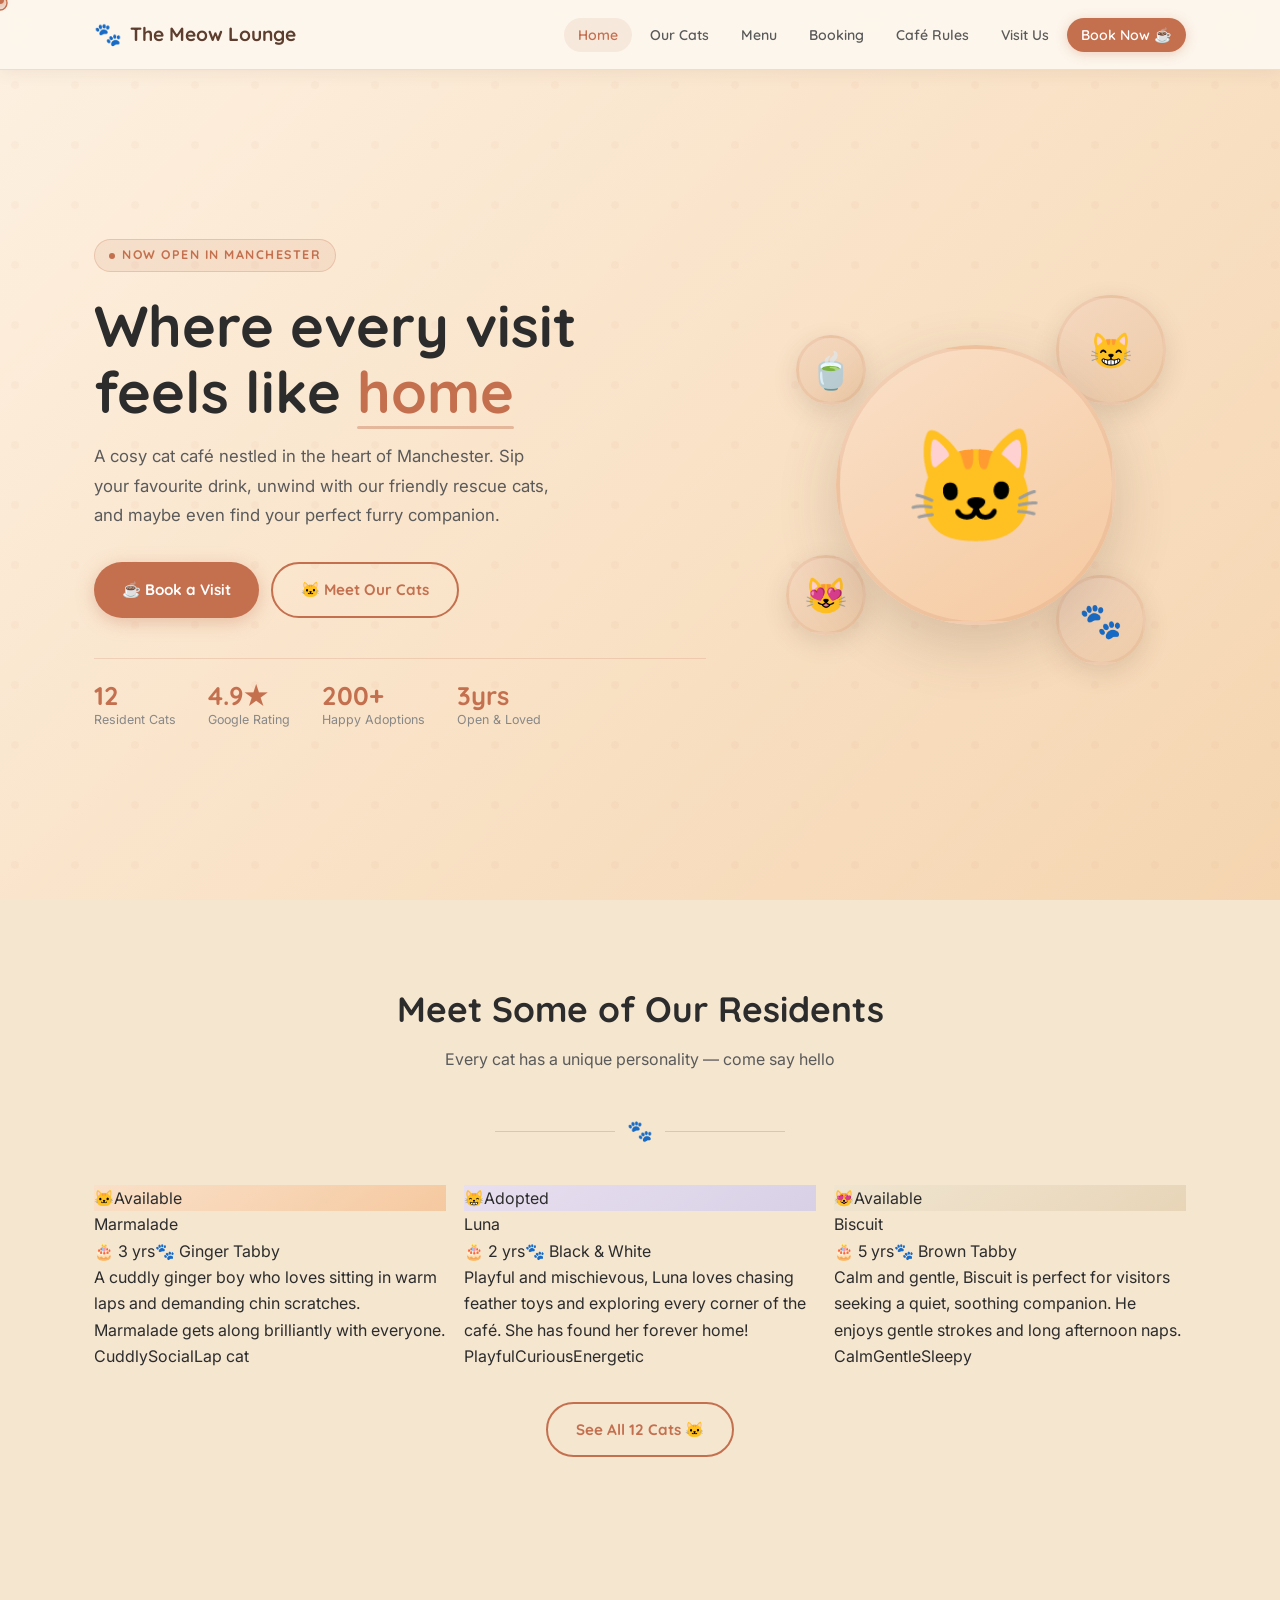
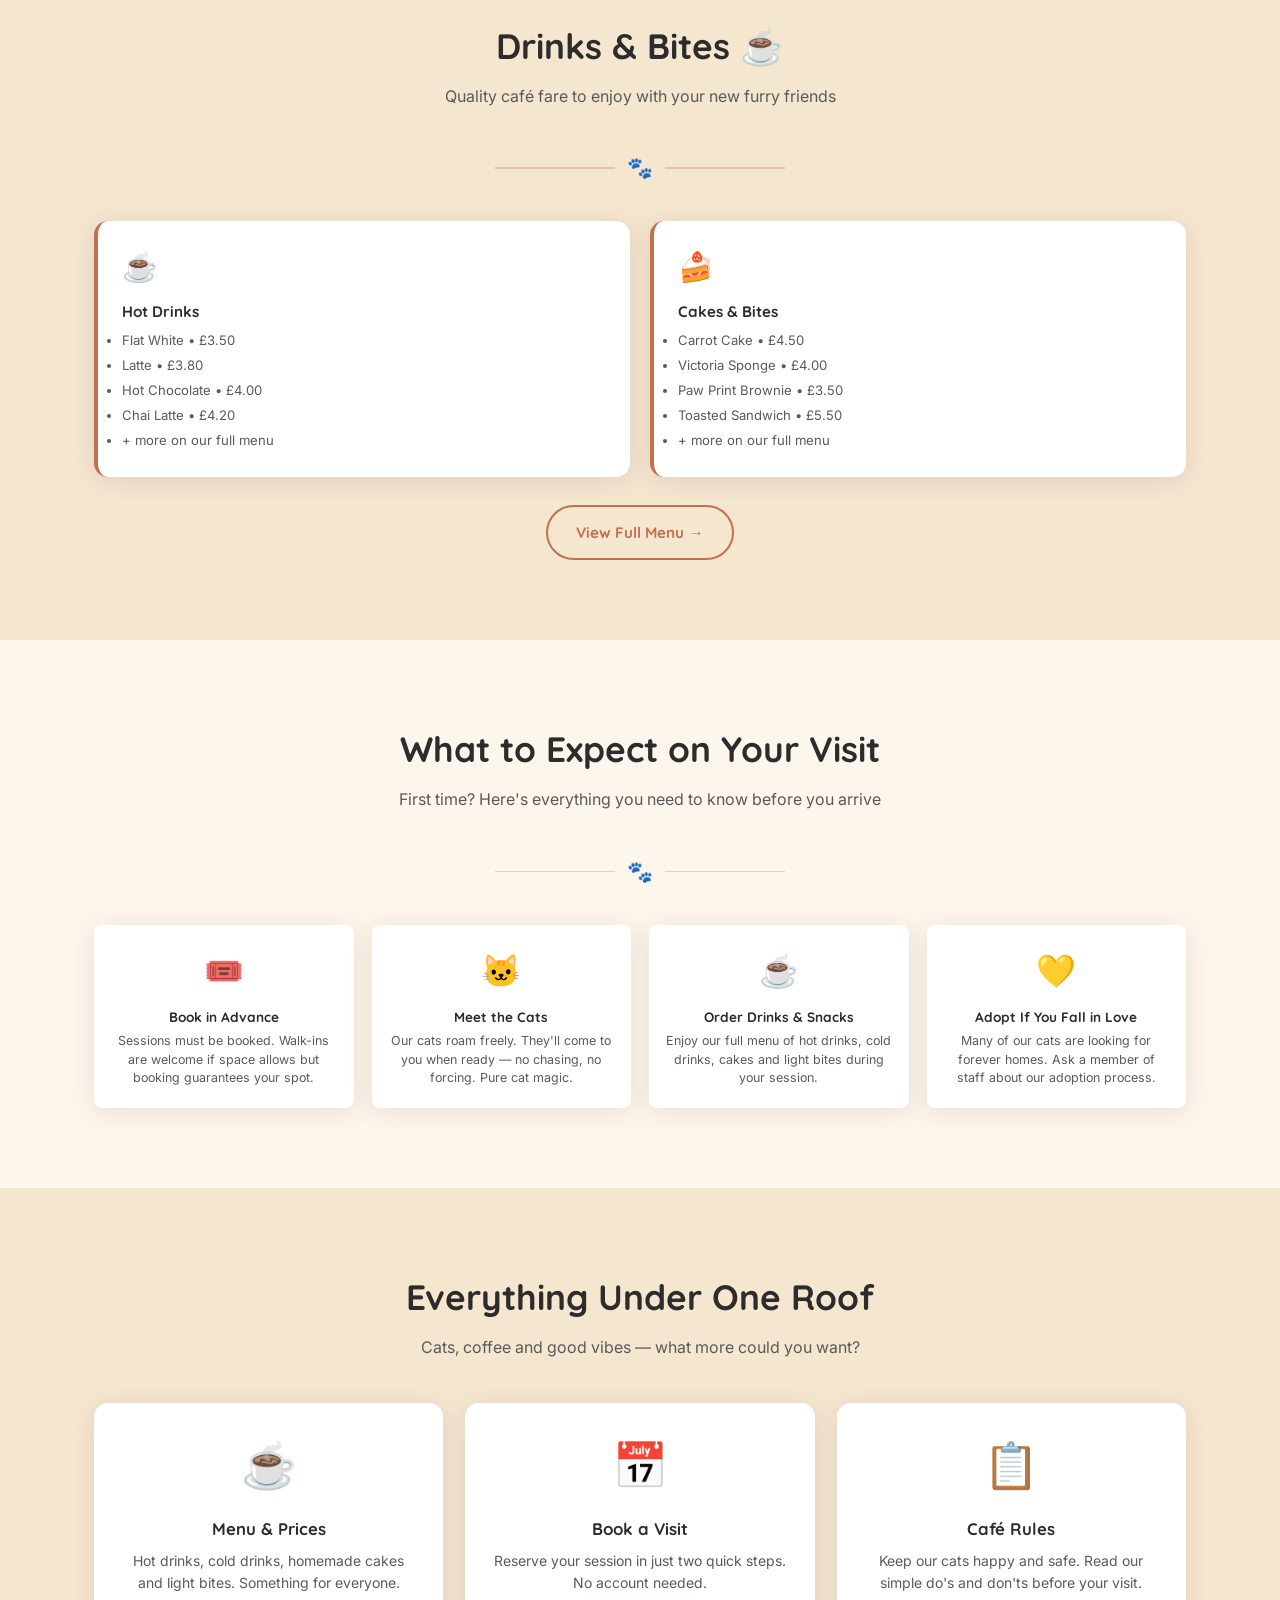
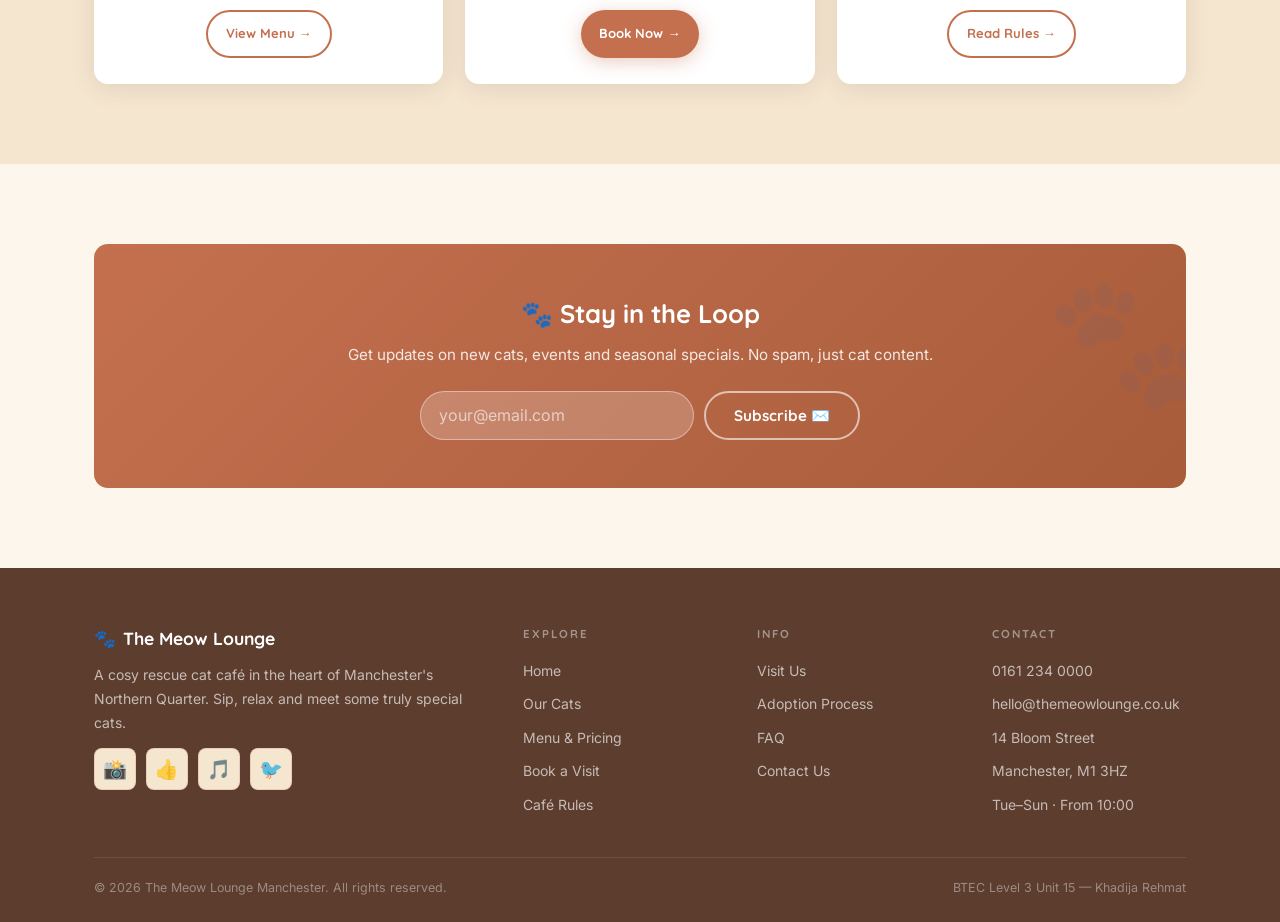
<file: index.html>
<!DOCTYPE html>
<!-- HTML5 document type declaration -->
<html lang="en">
<!-- Root element with English language attribute -->
<head>
<!-- Document head section - contains metadata and styling -->
<meta charset="UTF-8">
<!-- Character encoding set to UTF-8 for international characters -->
<meta name="viewport" content="width=device-width, initial-scale=1.0">
<!-- Responsive viewport settings for mobile devices -->
<title>The Meow Lounge – Cat Café Manchester</title>
<!-- Page title shown in browser tab and search results -->
<meta name="description" content="A cosy cat café in Manchester where you can relax, meet friendly cats and book your visit.">
<!-- Meta description for search engines -->
<meta name="keywords" content="cat café Manchester, book a cat café visit, meet our cats, cat adoption café, Manchester café with cats">
<meta name="author" content="Khadija Rehmat">
<!-- Font imports from Google Fonts -->
<link rel="preconnect" href="https://fonts.googleapis.com">
<link rel="preconnect" href="https://fonts.gstatic.com" crossorigin>
<link href="https://fonts.googleapis.com/css2?family=Quicksand:wght@400;500;600;700&family=Inter:wght@300;400;500;600&display=swap" rel="stylesheet">
<!-- Global stylesheet with shared styles across all pages -->
<link rel="stylesheet" href="css/global.css">
<!-- Home page specific styles -->
<link rel="stylesheet" href="css/home.css">
</head>
<body>

<!-- Cursor elements -->
<div id="cur-ring">
  <svg viewBox="0 0 38 38" fill="none" xmlns="http://www.w3.org/2000/svg">
    <!-- Paw print cursor shape -->
    <circle cx="19" cy="22" r="7" fill="rgba(196,112,79,0.18)" stroke="#C4704F" stroke-width="1.4"/>
    <circle cx="13" cy="14" r="3" fill="rgba(196,112,79,0.18)" stroke="#C4704F" stroke-width="1.2"/>
    <circle cx="19" cy="11" r="3" fill="rgba(196,112,79,0.18)" stroke="#C4704F" stroke-width="1.2"/>
    <circle cx="25" cy="14" r="3" fill="rgba(196,112,79,0.18)" stroke="#C4704F" stroke-width="1.2"/>
  </svg>
</div>
<div id="cur-dot"></div>

<!-- Floating paws decoration -->
<div class="floating-paws" aria-hidden="true" id="fp-container"></div>

<!-- Navigation bar -->
<nav class="nav" role="navigation" aria-label="Main navigation">
  <div class="nav-in">
    <div class="nav-logo" tabindex="0" role="link" aria-label="The Meow Lounge home">
      <span class="paw" aria-hidden="true">🐾</span> The Meow Lounge
    </div>
    <ul class="nav-links" role="list">
      <li><a href="index.html" data-page="home" id="nl-home">Home</a></li>
      <li><a href="cats.html" data-page="cats" id="nl-cats">Our Cats</a></li>
      <li><a href="menu.html" data-page="menu" id="nl-menu">Menu</a></li>
      <li><a href="booking.html" data-page="booking" id="nl-booking">Booking</a></li>
      <li><a href="rules.html" data-page="rules" id="nl-rules">Café Rules</a></li>
      <li><a href="info.html" data-page="info" id="nl-info">Visit Us</a></li>
      <li><a href="booking.html" class="nav-book">Book Now ☕</a></li>
    </ul>
  </div>
</nav>

<!-- Hero section -->
<section class="hero">
  <div class="hero-in">
    <div class="hero-left">
      <div class="hero-tag"><span class="dot"></span>Now open in Manchester</div>
      <h1 class="hero-h1">Where every visit<br>feels like <span class="hi">home</span></h1>
      <p class="hero-sub">A cosy cat café nestled in the heart of Manchester. Sip your favourite drink, unwind with our friendly rescue cats, and maybe even find your perfect furry companion.</p>
      <div class="hero-btns">
        <a href="booking.html" class="btn btn-terra" aria-label="Book a visit">☕ Book a Visit</a>
        <a href="cats.html" class="btn btn-outline" aria-label="Meet our cats">🐱 Meet Our Cats</a>
      </div>
      <div class="hero-stats">
        <div><div class="hstat-v">12</div><div class="hstat-l">Resident Cats</div></div>
        <div><div class="hstat-v">4.9★</div><div class="hstat-l">Google Rating</div></div>
        <div><div class="hstat-v">200+</div><div class="hstat-l">Happy Adoptions</div></div>
        <div><div class="hstat-v">3yrs</div><div class="hstat-l">Open & Loved</div></div>
      </div>
    </div>
    <div class="hero-right" aria-label="Cats illustration" role="img">
      <div class="hero-cat-main" aria-hidden="true">🐱</div>
      <div class="hero-cat-bubble hb1" aria-hidden="true">😸</div>
      <div class="hero-cat-bubble hb2" aria-hidden="true">🐾</div>
      <div class="hero-cat-bubble hb3" aria-hidden="true">😻</div>
      <div class="hero-cat-bubble hb4" aria-hidden="true">🍵</div>
    </div>
  </div>
</section>

<!-- Featured cats preview -->
<section class="section section-cream2" aria-labelledby="feat-cats-h">
  <div class="container">
    <div class="text-center">
      <h2 class="sh reveal" id="feat-cats-h">Meet Some of Our Residents</h2>
      <p class="ss reveal">Every cat has a unique personality — come say hello</p>
      <div class="paw-divider reveal" aria-hidden="true">🐾</div>
    </div>
    <div class="cat-grid">
      <article class="cat-card reveal">
        <div class="cat-img" aria-label="Marmalade, a ginger cat" style="background:linear-gradient(145deg,#FAE0C8,#F5C9A0)">
          🐱<span class="cat-badge badge-adopt">Available</span>
        </div>
        <div class="cat-body">
          <div class="cat-name">Marmalade</div>
          <div class="cat-meta"><span>🎂 3 yrs</span><span>🐾 Ginger Tabby</span></div>
          <p class="cat-desc">A cuddly ginger boy who loves sitting in warm laps and demanding chin scratches. Marmalade gets along brilliantly with everyone.</p>
          <div class="cat-mood"><span class="mood-tag">Cuddly</span><span class="mood-tag">Social</span><span class="mood-tag">Lap cat</span></div>
        </div>
      </article>
      <article class="cat-card reveal" style="transition-delay:0.08s">
        <div class="cat-img" aria-label="Luna, a black and white cat" style="background:linear-gradient(145deg,#E8E0F0,#D8D0E5)">
          😸<span class="cat-badge badge-home">Adopted</span>
        </div>
        <div class="cat-body">
          <div class="cat-name">Luna</div>
          <div class="cat-meta"><span>🎂 2 yrs</span><span>🐾 Black & White</span></div>
          <p class="cat-desc">Playful and mischievous, Luna loves chasing feather toys and exploring every corner of the café. She has found her forever home!</p>
          <div class="cat-mood"><span class="mood-tag">Playful</span><span class="mood-tag">Curious</span><span class="mood-tag">Energetic</span></div>
        </div>
      </article>
      <article class="cat-card reveal" style="transition-delay:0.16s">
        <div class="cat-img" aria-label="Biscuit, a tabby cat" style="background:linear-gradient(145deg,#F0E5D0,#E8D5B8)">
          😻<span class="cat-badge badge-adopt">Available</span>
        </div>
        <div class="cat-body">
          <div class="cat-name">Biscuit</div>
          <div class="cat-meta"><span>🎂 5 yrs</span><span>🐾 Brown Tabby</span></div>
          <p class="cat-desc">Calm and gentle, Biscuit is perfect for visitors seeking a quiet, soothing companion. He enjoys gentle strokes and long afternoon naps.</p>
          <div class="cat-mood"><span class="mood-tag">Calm</span><span class="mood-tag">Gentle</span><span class="mood-tag">Sleepy</span></div>
        </div>
      </article>
    </div>
    <div class="text-center" style="margin-top:32px">
      <a href="cats.html" class="btn btn-outline reveal">See All 12 Cats 🐱</a>
    </div>
  </div>
</section>

<!-- Menu preview section -->
<section class="section section-cream2" aria-labelledby="menu-prev-h">
  <div class="container">
    <div class="text-center">
      <h2 class="sh reveal" id="menu-prev-h">Drinks & Bites ☕</h2>
      <p class="ss reveal">Quality café fare to enjoy with your new furry friends</p>
      <div class="paw-divider reveal" aria-hidden="true">🐾</div>
    </div>
    <div class="menu-preview-grid">
      <div class="menu-preview-card reveal">
        <div class="menu-prev-icon">☕</div>
        <div class="menu-prev-title">Hot Drinks</div>
        <ul class="menu-prev-items">
          <li>Flat White • £3.50</li>
          <li>Latte • £3.80</li>
          <li>Hot Chocolate • £4.00</li>
          <li>Chai Latte • £4.20</li>
          <li class="reveal">+ more on our full menu</li>
        </ul>
      </div>
      <div class="menu-preview-card reveal" style="transition-delay:0.08s">
        <div class="menu-prev-icon">🍰</div>
        <div class="menu-prev-title">Cakes & Bites</div>
        <ul class="menu-prev-items">
          <li>Carrot Cake • £4.50</li>
          <li>Victoria Sponge • £4.00</li>
          <li>Paw Print Brownie • £3.50</li>
          <li>Toasted Sandwich • £5.50</li>
          <li class="reveal">+ more on our full menu</li>
        </ul>
      </div>
    </div>
    <div class="text-center" style="margin-top:28px">
      <a href="menu.html" class="btn btn-outline reveal">View Full Menu →</a>
    </div>
  </div>
</section>

<!-- What to expect -->
<section class="section section-cream" aria-labelledby="expect-h">
  <div class="container">
    <div class="text-center">
      <h2 class="sh reveal" id="expect-h">What to Expect on Your Visit</h2>
      <p class="ss reveal">First time? Here's everything you need to know before you arrive</p>
      <div class="paw-divider reveal" aria-hidden="true">🐾</div>
    </div>
    <div class="expect-grid">
      <div class="expect-box reveal"><div class="expect-icon">🎟️</div><div class="expect-title">Book in Advance</div><div class="expect-desc">Sessions must be booked. Walk-ins are welcome if space allows but booking guarantees your spot.</div></div>
      <div class="expect-box reveal" style="transition-delay:0.06s"><div class="expect-icon">🐱</div><div class="expect-title">Meet the Cats</div><div class="expect-desc">Our cats roam freely. They'll come to you when ready — no chasing, no forcing. Pure cat magic.</div></div>
      <div class="expect-box reveal" style="transition-delay:0.12s"><div class="expect-icon">☕</div><div class="expect-title">Order Drinks & Snacks</div><div class="expect-desc">Enjoy our full menu of hot drinks, cold drinks, cakes and light bites during your session.</div></div>
      <div class="expect-box reveal" style="transition-delay:0.18s"><div class="expect-icon">💛</div><div class="expect-title">Adopt If You Fall in Love</div><div class="expect-desc">Many of our cats are looking for forever homes. Ask a member of staff about our adoption process.</div></div>
    </div>
  </div>
</section>

<!-- Quick previews -->
<section class="section section-cream2" aria-labelledby="previews-h">
  <div class="container">
    <div class="text-center">
      <h2 class="sh reveal" id="previews-h">Everything Under One Roof</h2>
      <p class="ss reveal">Cats, coffee and good vibes — what more could you want?</p>
    </div>
    <div class="preview-grid">
      <div class="preview-card reveal" tabindex="0" aria-label="View our menu">
        <div class="prev-icon">☕</div>
        <div class="prev-title">Menu & Prices</div>
        <p class="prev-desc">Hot drinks, cold drinks, homemade cakes and light bites. Something for everyone.</p>
        <a href="menu.html" class="btn btn-outline" style="font-size:0.82rem;padding:8px 18px">View Menu →</a>
      </div>
      <div class="preview-card reveal" style="transition-delay:0.08s" tabindex="0" aria-label="Book a visit">
        <div class="prev-icon">📅</div>
        <div class="prev-title">Book a Visit</div>
        <p class="prev-desc">Reserve your session in just two quick steps. No account needed.</p>
        <a href="booking.html" class="btn btn-terra" style="font-size:0.82rem;padding:8px 18px">Book Now →</a>
      </div>
      <div class="preview-card reveal" style="transition-delay:0.16s" tabindex="0" aria-label="Learn café rules">
        <div class="prev-icon">📋</div>
        <div class="prev-title">Café Rules</div>
        <p class="prev-desc">Keep our cats happy and safe. Read our simple do's and don'ts before your visit.</p>
        <a href="rules.html" class="btn btn-outline" style="font-size:0.82rem;padding:8px 18px">Read Rules →</a>
      </div>
    </div>
  </div>
</section>

<!-- Newsletter -->
<section class="section section-cream">
  <div class="container">
    <div class="news-wrap reveal">
      <div class="news-h">🐾 Stay in the Loop</div>
      <p class="news-sub">Get updates on new cats, events and seasonal specials. No spam, just cat content.</p>
      <form class="news-form" aria-label="Newsletter signup">
        <input type="email" class="news-input" placeholder="your@email.com" aria-label="Email address for newsletter" id="news-email">
        <button type="submit" class="btn btn-outline-white">Subscribe ✉️</button>
      </form>
      <p id="news-ok" style="margin-top:12px;font-size:0.85rem;opacity:0.9;display:none">🎉 You're subscribed! Welcome to the Meow family.</p>
    </div>
  </div>
</section>

<!-- Footer template -->
<template id="ft">
  <footer class="footer" role="contentinfo">
    <div class="container">
      <div class="footer-grid">
        <div>
          <div class="footer-logo"><span aria-hidden="true">🐾</span> The Meow Lounge</div>
          <p class="footer-about">A cosy rescue cat café in the heart of Manchester's Northern Quarter. Sip, relax and meet some truly special cats.</p>
          <div class="social-row" style="margin-top:14px" aria-label="Social media links">
            <div class="soc-btn" aria-label="Instagram">📸</div>
            <div class="soc-btn" aria-label="Facebook">👍</div>
            <div class="soc-btn" aria-label="TikTok">🎵</div>
            <div class="soc-btn" aria-label="Twitter / X">🐦</div>
          </div>
        </div>
        <div>
          <div class="footer-col-h">Explore</div>
          <ul class="footer-links">
            <li><a href="index.html">Home</a></li>
            <li><a href="cats.html">Our Cats</a></li>
            <li><a href="menu.html">Menu & Pricing</a></li>
            <li><a href="booking.html">Book a Visit</a></li>
            <li><a href="rules.html">Café Rules</a></li>
          </ul>
        </div>
        <div>
          <div class="footer-col-h">Info</div>
          <ul class="footer-links">
            <li><a href="info.html">Visit Us</a></li>
            <li><a href="rules.html">Adoption Process</a></li>
            <li><a href="rules.html">FAQ</a></li>
            <li><a href="info.html">Contact Us</a></li>
          </ul>
        </div>
        <div>
          <div class="footer-col-h">Contact</div>
          <ul class="footer-links">
            <li><a href="tel:01612340000">0161 234 0000</a></li>
            <li><a href="mailto:hello@themeowlounge.co.uk">hello@themeowlounge.co.uk</a></li>
            <li><a>14 Bloom Street</a></li>
            <li><a>Manchester, M1 3HZ</a></li>
            <li><a>Tue–Sun · From 10:00</a></li>
          </ul>
        </div>
      </div>
      <div class="footer-bottom">
        <span>© 2026 The Meow Lounge Manchester. All rights reserved.</span>
        <span>BTEC Level 3 Unit 15 — Khadija Rehmat</span>
      </div>
    </div>
  </footer>
</template>

<!-- Footer placeholder -->
<div data-footer></div>

<!-- Global JavaScript -->
<script src="js/global.js"></script>
<!-- Home page specific JavaScript -->
<script src="js/home.js"></script>

</body>
</html>
</file>
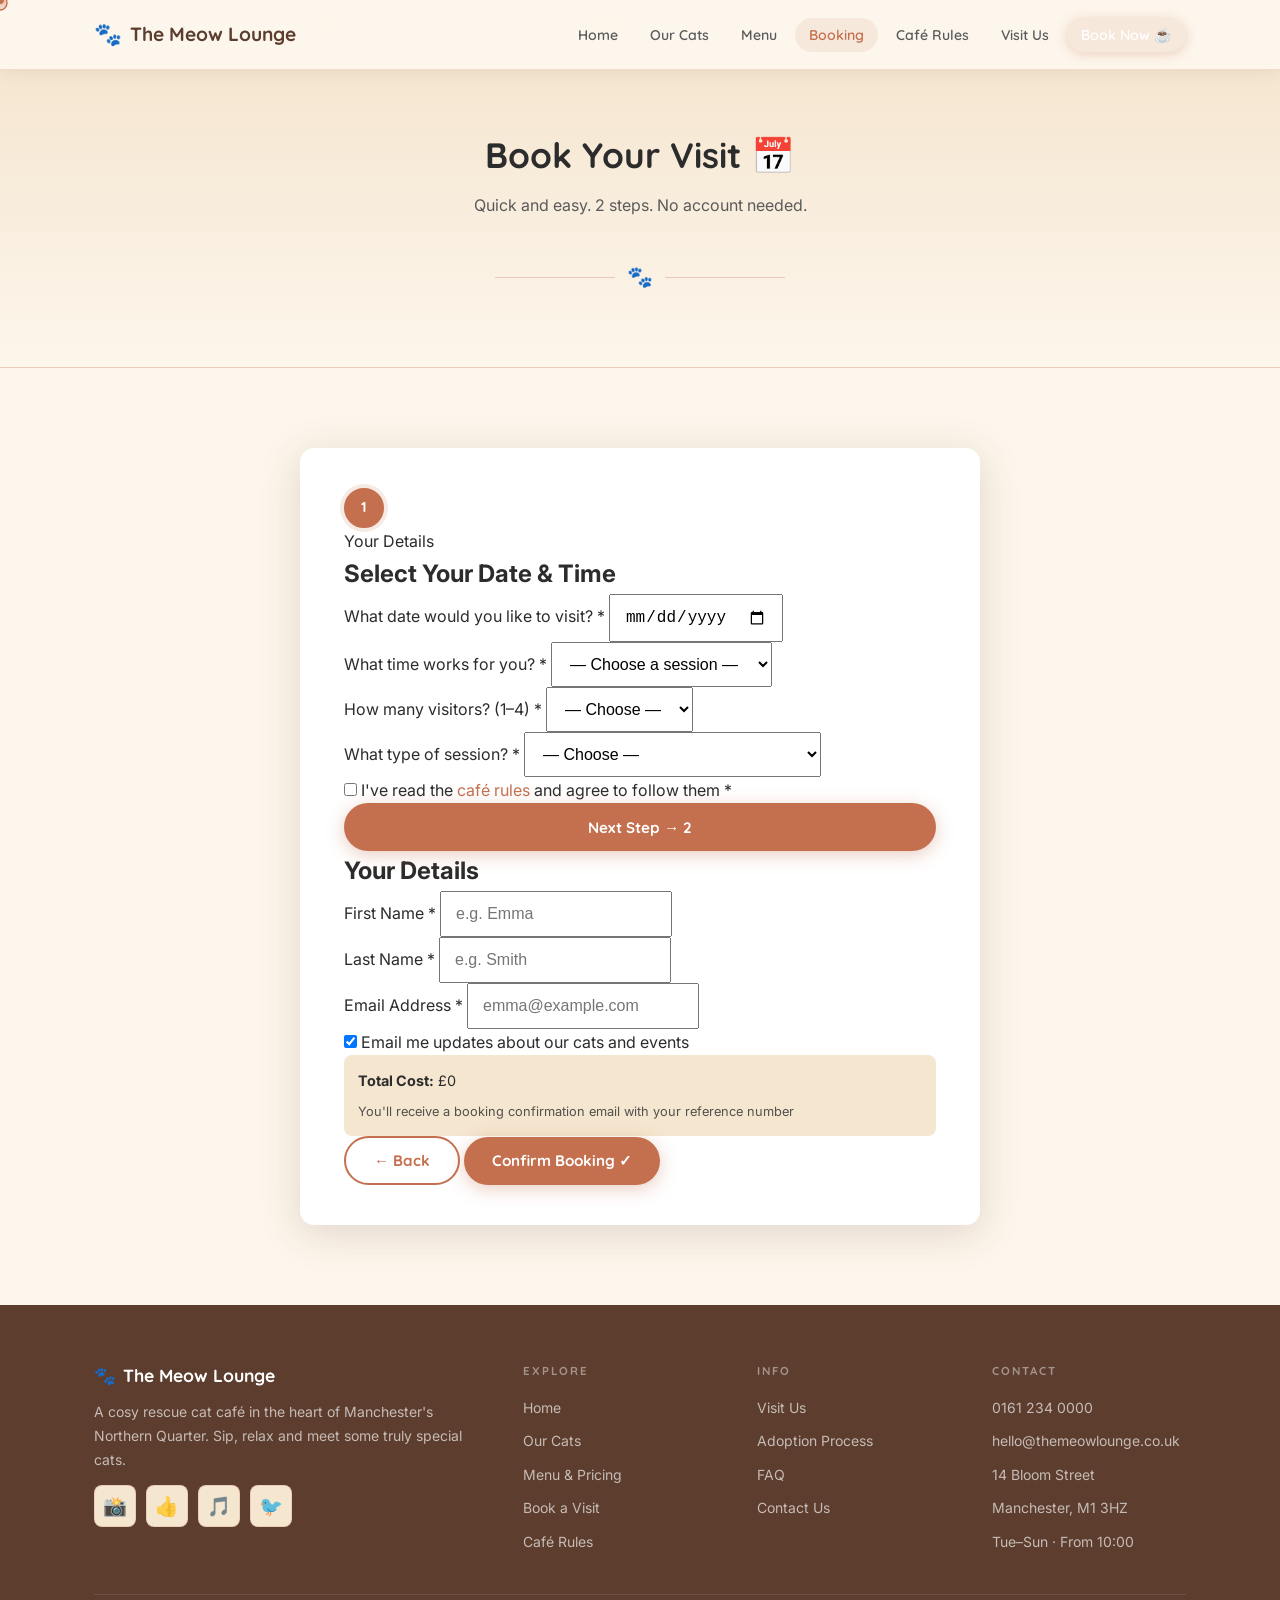
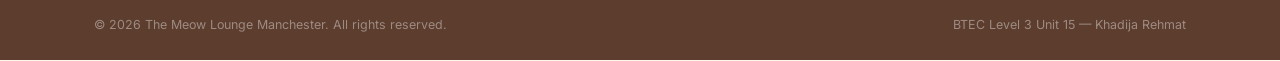
<file: booking.html>
<!DOCTYPE html>
<html lang="en">
<head>
<meta charset="UTF-8">
<meta name="viewport" content="width=device-width, initial-scale=1.0">
<title>Book a Visit — The Meow Lounge</title>
<meta name="description" content="Book your visit to The Meow Lounge cat café. Quick and easy booking in 2 steps, no account needed.">
<link rel="preconnect" href="https://fonts.googleapis.com">
<link rel="preconnect" href="https://fonts.gstatic.com" crossorigin>
<link href="https://fonts.googleapis.com/css2?family=Quicksand:wght@400;500;600;700&family=Inter:wght@300;400;500;600&display=swap" rel="stylesheet">
<link rel="stylesheet" href="css/global.css">
<link rel="stylesheet" href="css/booking.css">
</head>
<body>

<div id="cur-ring"><svg viewBox="0 0 38 38" fill="none" xmlns="http://www.w3.org/2000/svg"><circle cx="19" cy="22" r="7" fill="rgba(196,112,79,0.18)" stroke="#C4704F" stroke-width="1.4"/><circle cx="13" cy="14" r="3" fill="rgba(196,112,79,0.18)" stroke="#C4704F" stroke-width="1.2"/><circle cx="19" cy="11" r="3" fill="rgba(196,112,79,0.18)" stroke="#C4704F" stroke-width="1.2"/><circle cx="25" cy="14" r="3" fill="rgba(196,112,79,0.18)" stroke="#C4704F" stroke-width="1.2"/></svg></div>
<div id="cur-dot"></div>
<div class="floating-paws" aria-hidden="true" id="fp-container"></div>

<nav class="nav" role="navigation" aria-label="Main navigation">
  <div class="nav-in">
    <div class="nav-logo" tabindex="0"><span class="paw" aria-hidden="true">🐾</span> The Meow Lounge</div>
    <ul class="nav-links">
      <li><a href="index.html">Home</a></li>
      <li><a href="cats.html">Our Cats</a></li>
      <li><a href="menu.html">Menu</a></li>
      <li><a href="booking.html" class="active">Booking</a></li>
      <li><a href="rules.html">Café Rules</a></li>
      <li><a href="info.html">Visit Us</a></li>
      <li><a href="booking.html" class="nav-book">Book Now ☕</a></li>
    </ul>
  </div>
</nav>

<div style="background:linear-gradient(180deg,var(--cream2),var(--cream));padding:56px 0 36px;border-bottom:1px solid var(--border)">
  <div class="container text-center">
    <h1 class="sh reveal">Book Your Visit 📅</h1>
    <p class="ss reveal">Quick and easy. 2 steps. No account needed.</p>
    <div class="paw-divider reveal" aria-hidden="true">🐾</div>
  </div>
</div>

<section class="section section-cream">
  <div class="container">
    <div class="booking-wrap reveal">
      <div class="bsteps" role="progressbar" id="bsteps">
        <div class="bstep active" id="bs1">
          <div class="step-circle active" role="img" aria-label="Step 1 active">1</div>
          <div class="step-label">Your Details</div>
        </div>
        <div class="step-connector active" id="bsc"></div>
        <div class="bstep" id="bs2">
          <div class="step-circle" role="img" aria-label="Step 2">2</div>
          <div class="step-label">Confirmation</div>
        </div>
      </div>

      <form id="booking-form" class="booking-form" onsubmit="return false;">
        <!-- Step 1: Date & Session Selection -->
        <div class="form-step active" id="fs1">
          <h2 class="form-section-title">Select Your Date & Time</h2>
          
          <div class="form-group">
            <label for="b-date" class="form-label">What date would you like to visit? *</label>
            <input type="date" id="b-date" class="form-input" required aria-required="true" aria-describedby="eb-date">
            <span class="form-error" id="eb-date"></span>
          </div>

          <div class="form-group">
            <label for="b-session" class="form-label">What time works for you? *</label>
            <select id="b-session" class="form-select" required aria-required="true" aria-describedby="eb-session">
              <option value="">— Choose a session —</option>
              <option value="10:00">10:00 – 11:00</option>
              <option value="11:00">11:00 – 12:00</option>
              <option value="12:00">12:00 – 13:00 (Lunch)</option>
              <option value="14:00">14:00 – 15:00</option>
              <option value="15:00">15:00 – 16:00</option>
              <option value="16:00">16:00 – 17:00</option>
              <option value="17:00">17:00 – 18:00 (Evening)</option>
              <option value="18:00">18:00 – 19:00</option>
            </select>
            <span class="form-error" id="eb-session"></span>
          </div>

          <div class="form-group">
            <label for="b-pax" class="form-label">How many visitors? (1–4) *</label>
            <select id="b-pax" class="form-select" required aria-required="true">
              <option value="">— Choose —</option>
              <option value="1">1 guest</option>
              <option value="2">2 guests</option>
              <option value="3">3 guests</option>
              <option value="4">4 guests</option>
            </select>
          </div>

          <div class="form-group">
            <label for="b-type" class="form-label">What type of session? *</label>
            <select id="b-type" class="form-select" required aria-required="true">
              <option value="">— Choose —</option>
              <option value="standard">Standard (60 min) – £12 each</option>
              <option value="afternoon">Afternoon Tea (90 min) – £22 each</option>
              <option value="child">Child (60 min) – £8</option>
            </select>
          </div>

          <div class="form-group form-group-check">
            <label class="check-label">
              <input type="checkbox" id="b-rules" class="form-check">
              <span>I've read the <a href="rules.html" target="_blank">café rules</a> and agree to follow them *</span>
            </label>
          </div>

          <button type="button" onclick="step1next()" class="btn btn-terra" style="width:100%;padding:12px">Next Step → 2</button>
        </div>

        <!-- Step 2: Confirmation -->
        <div class="form-step" id="fs2">
          <h2 class="form-section-title">Your Details</h2>
          
          <div class="form-group">
            <label for="b-fn" class="form-label">First Name *</label>
            <input type="text" id="b-fn" class="form-input" placeholder="e.g. Emma" required aria-required="true" aria-describedby="eb-fn">
            <span class="form-error" id="eb-fn"></span>
          </div>

          <div class="form-group">
            <label for="b-ln" class="form-label">Last Name *</label>
            <input type="text" id="b-ln" class="form-input" placeholder="e.g. Smith" required aria-required="true" aria-describedby="eb-ln">
            <span class="form-error" id="eb-ln"></span>
          </div>

          <div class="form-group">
            <label for="b-email" class="form-label">Email Address *</label>
            <input type="email" id="b-email" class="form-input" placeholder="emma@example.com" required aria-required="true" aria-describedby="eb-email">
            <span class="form-error" id="eb-email"></span>
          </div>

          <div class="form-group form-group-check">
            <label class="check-label">
              <input type="checkbox" id="b-contact" class="form-check" checked>
              <span>Email me updates about our cats and events</span>
            </label>
          </div>

          <div class="form-group" style="background:#F5E6D0;padding:14px;border-radius:8px;border-left:3px solid var(--terra)">
            <p style="margin:0;font-size:0.9rem"><strong>Total Cost:</strong> <span id="b-total">£0</span></p>
            <p style="margin:8px 0 0;font-size:0.8rem;opacity:0.8">You'll receive a booking confirmation email with your reference number</p>
          </div>

          <div class="form-buttons">
            <button type="button" onclick="goStep(1)" class="btn btn-outline" style="flex:1">← Back</button>
            <button type="button" onclick="confirmBook()" class="btn btn-terra" style="flex:1">Confirm Booking ✓</button>
          </div>
        </div>
      </form>

      <!-- Success State -->
      <div id="booking-ok" class="booking-ok" style="display:none">
        <div class="ok-icon">✓</div>
        <h2 class="ok-title">Booking Confirmed! 🐱</h2>
        <p class="ok-sub">Your confirmation email has been sent</p>
        <div class="ok-box">
          <div class="ok-item"><div class="ok-label">Booking Reference</div><div class="ok-value" id="ok-ref">ML-0000000</div></div>
          <div class="ok-item"><div class="ok-label">Date & Time</div><div class="ok-value" id="ok-datetime">—</div></div>
          <div class="ok-item"><div class="ok-label">Total Cost</div><div class="ok-value" id="ok-price">£0</div></div>
          <div class="ok-item"><div class="ok-label">Guest Name</div><div class="ok-value" id="ok-name">—</div></div>
        </div>
        <p class="ok-confirm">We look forward to meeting you and your cats. See you soon! 💛</p>
        <a href="index.html" class="btn btn-outline" style="width:100%;padding:12px;text-align:center">Back to Home</a>
        <button type="button" onclick="resetBook()" class="btn btn-outline" style="width:100%;padding:12px;margin-top:8px">Make Another Booking</button>
      </div>
    </div>
  </div>
</section>

<template id="ft">
  <footer class="footer" role="contentinfo">
    <div class="container">
      <div class="footer-grid">
        <div><div class="footer-logo"><span aria-hidden="true">🐾</span> The Meow Lounge</div><p class="footer-about">A cosy rescue cat café in the heart of Manchester's Northern Quarter. Sip, relax and meet some truly special cats.</p><div class="social-row" style="margin-top:14px"><div class="soc-btn">📸</div><div class="soc-btn">👍</div><div class="soc-btn">🎵</div><div class="soc-btn">🐦</div></div></div>
        <div><div class="footer-col-h">Explore</div><ul class="footer-links"><li><a href="index.html">Home</a></li><li><a href="cats.html">Our Cats</a></li><li><a href="menu.html">Menu & Pricing</a></li><li><a href="booking.html">Book a Visit</a></li><li><a href="rules.html">Café Rules</a></li></ul></div>
        <div><div class="footer-col-h">Info</div><ul class="footer-links"><li><a href="info.html">Visit Us</a></li><li><a href="rules.html">Adoption Process</a></li><li><a href="rules.html">FAQ</a></li><li><a href="info.html">Contact Us</a></li></ul></div>
        <div><div class="footer-col-h">Contact</div><ul class="footer-links"><li><a href="tel:01612340000">0161 234 0000</a></li><li><a href="mailto:hello@themeowlounge.co.uk">hello@themeowlounge.co.uk</a></li><li><a>14 Bloom Street</a></li><li><a>Manchester, M1 3HZ</a></li><li><a>Tue–Sun · From 10:00</a></li></ul></div>
      </div>
      <div class="footer-bottom"><span>© 2026 The Meow Lounge Manchester. All rights reserved.</span><span>BTEC Level 3 Unit 15 — Khadija Rehmat</span></div>
    </div>
  </footer>
</template>

<div data-footer></div>
<script src="js/global.js"></script>
<script src="js/booking.js"></script>

</body>
</html>
</file>
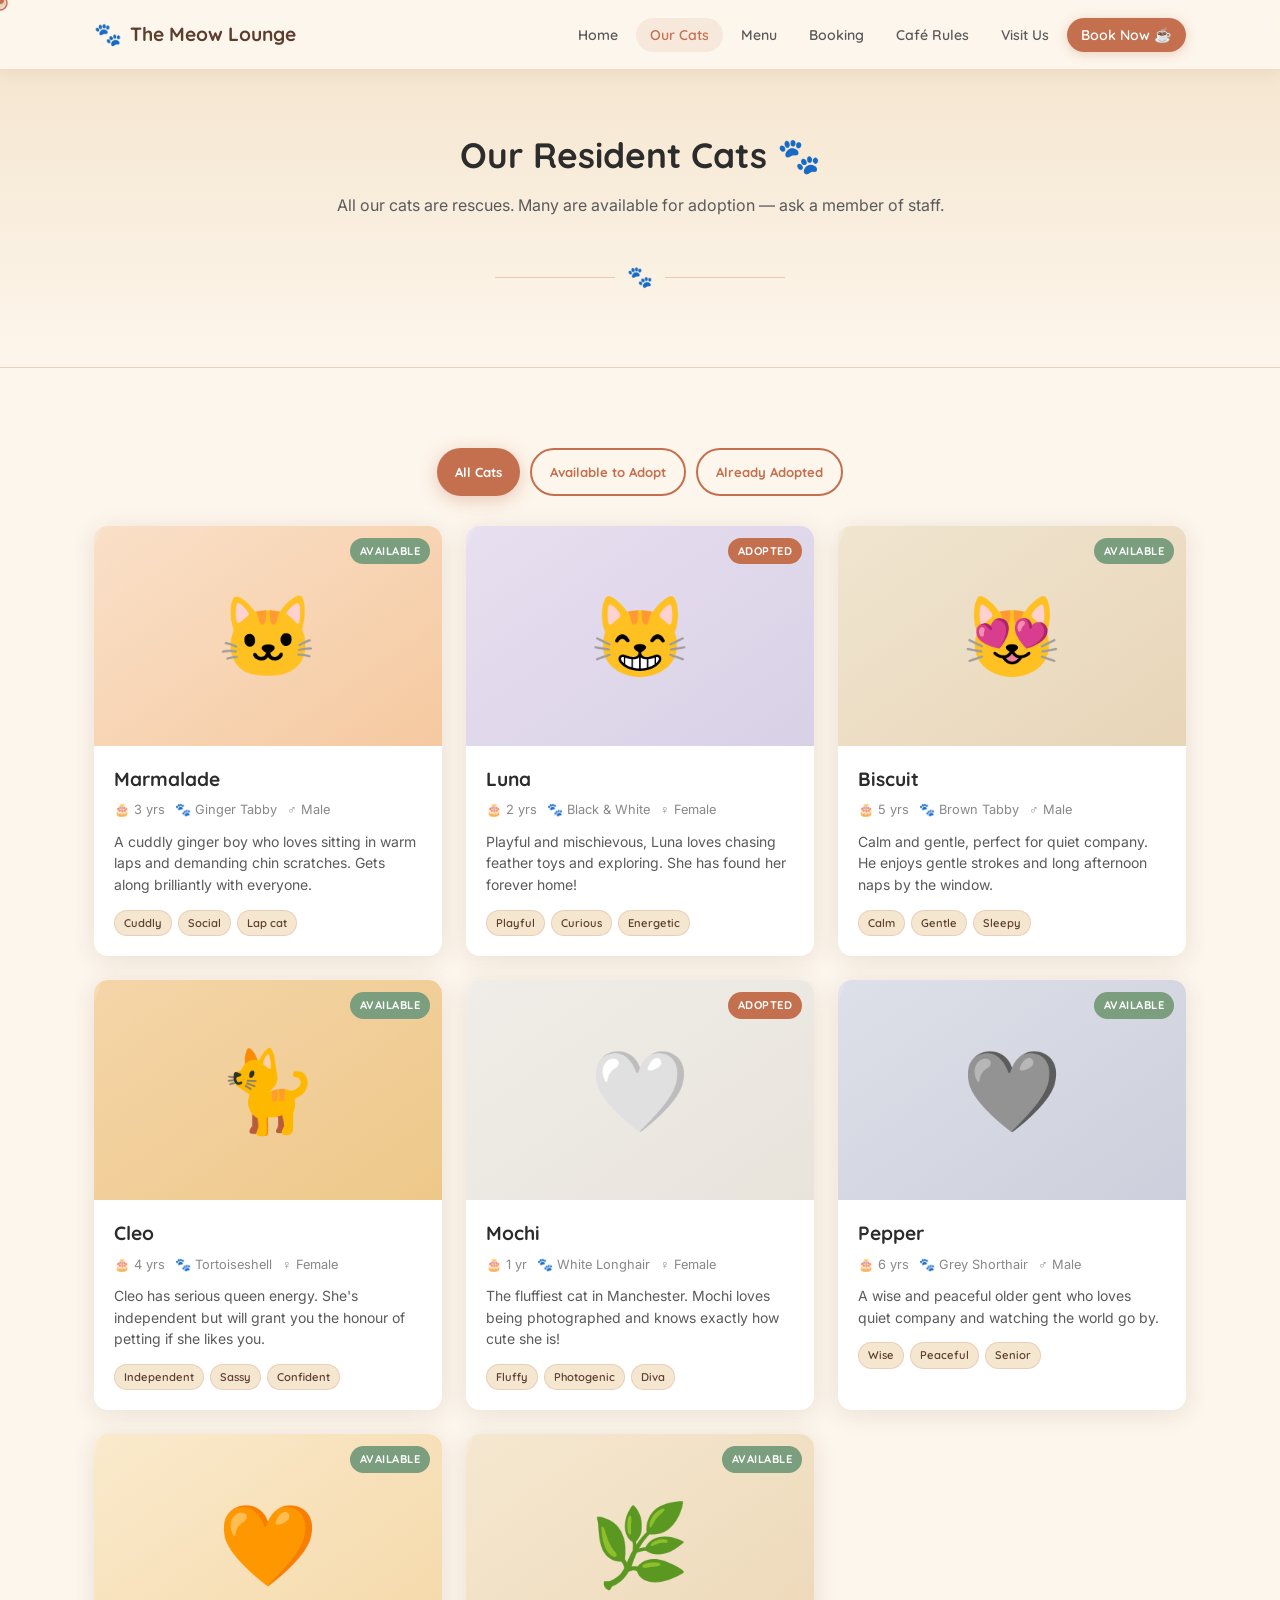
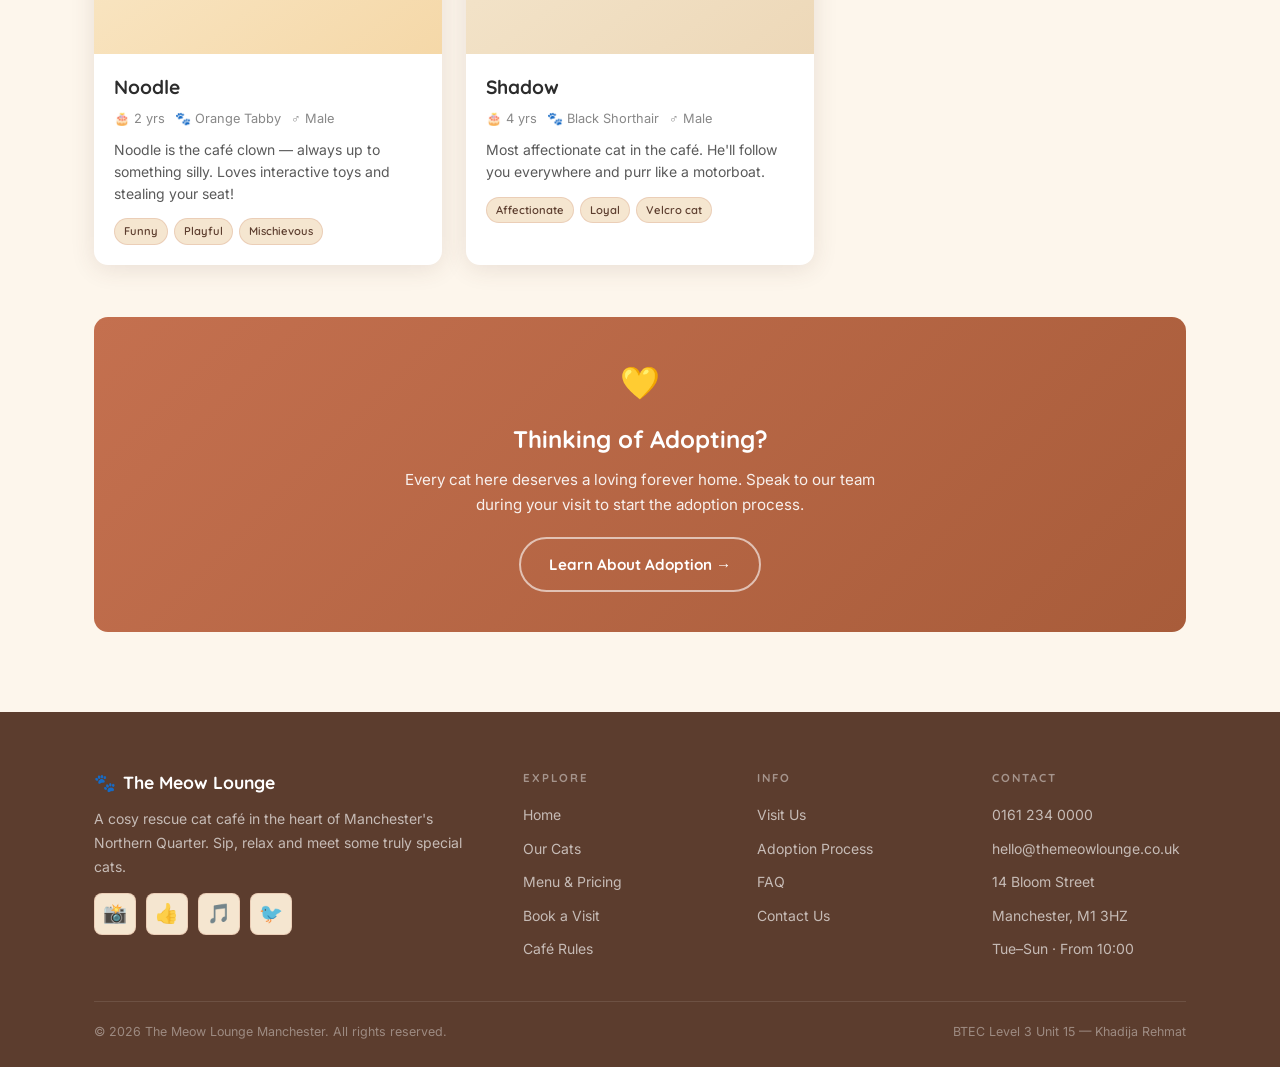
<file: cats.html>
<!DOCTYPE html>
<html lang="en">
<head>
<meta charset="UTF-8">
<meta name="viewport" content="width=device-width, initial-scale=1.0">
<title>Our Cats — The Meow Lounge</title>
<meta name="description" content="Meet all 12 resident cats at The Meow Lounge Manchester. Several are available for adoption.">
<link rel="preconnect" href="https://fonts.googleapis.com">
<link rel="preconnect" href="https://fonts.gstatic.com" crossorigin>
<link href="https://fonts.googleapis.com/css2?family=Quicksand:wght@400;500;600;700&family=Inter:wght@300;400;500;600&display=swap" rel="stylesheet">
<link rel="stylesheet" href="css/global.css">
<link rel="stylesheet" href="css/cats.css">
</head>
<body>

<!-- Cursor elements -->
<div id="cur-ring">
  <svg viewBox="0 0 38 38" fill="none" xmlns="http://www.w3.org/2000/svg">
    <circle cx="19" cy="22" r="7" fill="rgba(196,112,79,0.18)" stroke="#C4704F" stroke-width="1.4"/>
    <circle cx="13" cy="14" r="3" fill="rgba(196,112,79,0.18)" stroke="#C4704F" stroke-width="1.2"/>
    <circle cx="19" cy="11" r="3" fill="rgba(196,112,79,0.18)" stroke="#C4704F" stroke-width="1.2"/>
    <circle cx="25" cy="14" r="3" fill="rgba(196,112,79,0.18)" stroke="#C4704F" stroke-width="1.2"/>
  </svg>
</div>
<div id="cur-dot"></div>

<!-- Floating paws -->
<div class="floating-paws" aria-hidden="true" id="fp-container"></div>

<!-- Navigation -->
<nav class="nav" role="navigation" aria-label="Main navigation">
  <div class="nav-in">
    <div class="nav-logo" tabindex="0" role="link" aria-label="The Meow Lounge home">
      <span class="paw" aria-hidden="true">🐾</span> The Meow Lounge
    </div>
    <ul class="nav-links" role="list">
      <li><a href="index.html" data-page="home">Home</a></li>
      <li><a href="cats.html" data-page="cats" class="active">Our Cats</a></li>
      <li><a href="menu.html" data-page="menu">Menu</a></li>
      <li><a href="booking.html" data-page="booking">Booking</a></li>
      <li><a href="rules.html" data-page="rules">Café Rules</a></li>
      <li><a href="info.html" data-page="info">Visit Us</a></li>
      <li><a href="booking.html" class="nav-book">Book Now ☕</a></li>
    </ul>
  </div>
</nav>

<!-- Page header -->
<div style="background:linear-gradient(180deg,var(--cream2),var(--cream));padding:56px 0 36px;border-bottom:1px solid var(--border)">
  <div class="container text-center">
    <h1 class="sh reveal">Our Resident Cats 🐾</h1>
    <p class="ss reveal">All our cats are rescues. Many are available for adoption — ask a member of staff.</p>
    <div class="paw-divider reveal" aria-hidden="true">🐾</div>
  </div>
</div>

<!-- Main content -->
<section class="section section-cream">
  <div class="container">
    <!-- Filter tabs -->
    <div class="cat-filters" role="group" aria-label="Filter cats">
      <button class="btn btn-terra" onclick="filterCats('all')" id="cf-all" style="font-size:0.82rem;padding:9px 18px">All Cats</button>
      <button class="btn btn-outline" onclick="filterCats('adopt')" id="cf-adopt" style="font-size:0.82rem;padding:9px 18px">Available to Adopt</button>
      <button class="btn btn-outline" onclick="filterCats('home')" id="cf-home" style="font-size:0.82rem;padding:9px 18px">Already Adopted</button>
    </div>

    <!-- Cat grid -->
    <div class="cat-grid" id="cat-grid">
      <article class="cat-card" data-status="adopt">
        <div class="cat-img" style="background:linear-gradient(145deg,#FAE0C8,#F5C9A0)">🐱<span class="cat-badge badge-adopt">Available</span></div>
        <div class="cat-body"><div class="cat-name">Marmalade</div><div class="cat-meta"><span>🎂 3 yrs</span><span>🐾 Ginger Tabby</span><span>♂ Male</span></div><p class="cat-desc">A cuddly ginger boy who loves sitting in warm laps and demanding chin scratches. Gets along brilliantly with everyone.</p><div class="cat-mood"><span class="mood-tag">Cuddly</span><span class="mood-tag">Social</span><span class="mood-tag">Lap cat</span></div></div>
      </article>
      <article class="cat-card" data-status="home">
        <div class="cat-img" style="background:linear-gradient(145deg,#E8E0F0,#D8D0E5)">😸<span class="cat-badge badge-home">Adopted</span></div>
        <div class="cat-body"><div class="cat-name">Luna</div><div class="cat-meta"><span>🎂 2 yrs</span><span>🐾 Black & White</span><span>♀ Female</span></div><p class="cat-desc">Playful and mischievous, Luna loves chasing feather toys and exploring. She has found her forever home!</p><div class="cat-mood"><span class="mood-tag">Playful</span><span class="mood-tag">Curious</span><span class="mood-tag">Energetic</span></div></div>
      </article>
      <article class="cat-card" data-status="adopt">
        <div class="cat-img" style="background:linear-gradient(145deg,#F0E5D0,#E8D5B8)">😻<span class="cat-badge badge-adopt">Available</span></div>
        <div class="cat-body"><div class="cat-name">Biscuit</div><div class="cat-meta"><span>🎂 5 yrs</span><span>🐾 Brown Tabby</span><span>♂ Male</span></div><p class="cat-desc">Calm and gentle, perfect for quiet company. He enjoys gentle strokes and long afternoon naps by the window.</p><div class="cat-mood"><span class="mood-tag">Calm</span><span class="mood-tag">Gentle</span><span class="mood-tag">Sleepy</span></div></div>
      </article>
      <article class="cat-card" data-status="adopt">
        <div class="cat-img" style="background:linear-gradient(145deg,#F5D5A8,#EEC88A)">🐈<span class="cat-badge badge-adopt">Available</span></div>
        <div class="cat-body"><div class="cat-name">Cleo</div><div class="cat-meta"><span>🎂 4 yrs</span><span>🐾 Tortoiseshell</span><span>♀ Female</span></div><p class="cat-desc">Cleo has serious queen energy. She's independent but will grant you the honour of petting if she likes you.</p><div class="cat-mood"><span class="mood-tag">Independent</span><span class="mood-tag">Sassy</span><span class="mood-tag">Confident</span></div></div>
      </article>
      <article class="cat-card" data-status="home">
        <div class="cat-img" style="background:linear-gradient(145deg,#F0EDE8,#E8E4DC)">🤍<span class="cat-badge badge-home">Adopted</span></div>
        <div class="cat-body"><div class="cat-name">Mochi</div><div class="cat-meta"><span>🎂 1 yr</span><span>🐾 White Longhair</span><span>♀ Female</span></div><p class="cat-desc">The fluffiest cat in Manchester. Mochi loves being photographed and knows exactly how cute she is!</p><div class="cat-mood"><span class="mood-tag">Fluffy</span><span class="mood-tag">Photogenic</span><span class="mood-tag">Diva</span></div></div>
      </article>
      <article class="cat-card" data-status="adopt">
        <div class="cat-img" style="background:linear-gradient(145deg,#DDE0E8,#CDD0DC)">🩶<span class="cat-badge badge-adopt">Available</span></div>
        <div class="cat-body"><div class="cat-name">Pepper</div><div class="cat-meta"><span>🎂 6 yrs</span><span>🐾 Grey Shorthair</span><span>♂ Male</span></div><p class="cat-desc">A wise and peaceful older gent who loves quiet company and watching the world go by.</p><div class="cat-mood"><span class="mood-tag">Wise</span><span class="mood-tag">Peaceful</span><span class="mood-tag">Senior</span></div></div>
      </article>
      <article class="cat-card" data-status="adopt">
        <div class="cat-img" style="background:linear-gradient(145deg,#FAEACC,#F5D8A8)">🧡<span class="cat-badge badge-adopt">Available</span></div>
        <div class="cat-body"><div class="cat-name">Noodle</div><div class="cat-meta"><span>🎂 2 yrs</span><span>🐾 Orange Tabby</span><span>♂ Male</span></div><p class="cat-desc">Noodle is the café clown — always up to something silly. Loves interactive toys and stealing your seat!</p><div class="cat-mood"><span class="mood-tag">Funny</span><span class="mood-tag">Playful</span><span class="mood-tag">Mischievous</span></div></div>
      </article>
      <article class="cat-card" data-status="adopt">
        <div class="cat-img" style="background:linear-gradient(145deg,#F5E8D0,#EDD8B8)">🌿<span class="cat-badge badge-adopt">Available</span></div>
        <div class="cat-body"><div class="cat-name">Shadow</div><div class="cat-meta"><span>🎂 4 yrs</span><span>🐾 Black Shorthair</span><span>♂ Male</span></div><p class="cat-desc">Most affectionate cat in the café. He'll follow you everywhere and purr like a motorboat.</p><div class="cat-mood"><span class="mood-tag">Affectionate</span><span class="mood-tag">Loyal</span><span class="mood-tag">Velcro cat</span></div></div>
      </article>
    </div>

    <!-- Adoption CTA -->
    <div class="adoption-cta reveal">
      <div class="adoption-cta-icon">💛</div>
      <h2 class="adoption-cta-title">Thinking of Adopting?</h2>
      <p class="adoption-cta-text">Every cat here deserves a loving forever home. Speak to our team during your visit to start the adoption process.</p>
      <a href="rules.html" class="btn btn-outline-white">Learn About Adoption →</a>
    </div>
  </div>
</section>

<!-- Footer template -->
<template id="ft">
  <footer class="footer" role="contentinfo">
    <div class="container">
      <div class="footer-grid">
        <div>
          <div class="footer-logo"><span aria-hidden="true">🐾</span> The Meow Lounge</div>
          <p class="footer-about">A cosy rescue cat café in the heart of Manchester's Northern Quarter. Sip, relax and meet some truly special cats.</p>
          <div class="social-row" style="margin-top:14px" aria-label="Social media links">
            <div class="soc-btn" aria-label="Instagram">📸</div>
            <div class="soc-btn" aria-label="Facebook">👍</div>
            <div class="soc-btn" aria-label="TikTok">🎵</div>
            <div class="soc-btn" aria-label="Twitter / X">🐦</div>
          </div>
        </div>
        <div>
          <div class="footer-col-h">Explore</div>
          <ul class="footer-links">
            <li><a href="index.html">Home</a></li>
            <li><a href="cats.html">Our Cats</a></li>
            <li><a href="menu.html">Menu & Pricing</a></li>
            <li><a href="booking.html">Book a Visit</a></li>
            <li><a href="rules.html">Café Rules</a></li>
          </ul>
        </div>
        <div>
          <div class="footer-col-h">Info</div>
          <ul class="footer-links">
            <li><a href="info.html">Visit Us</a></li>
            <li><a href="rules.html">Adoption Process</a></li>
            <li><a href="rules.html">FAQ</a></li>
            <li><a href="info.html">Contact Us</a></li>
          </ul>
        </div>
        <div>
          <div class="footer-col-h">Contact</div>
          <ul class="footer-links">
            <li><a href="tel:01612340000">0161 234 0000</a></li>
            <li><a href="mailto:hello@themeowlounge.co.uk">hello@themeowlounge.co.uk</a></li>
            <li><a>14 Bloom Street</a></li>
            <li><a>Manchester, M1 3HZ</a></li>
            <li><a>Tue–Sun · From 10:00</a></li>
          </ul>
        </div>
      </div>
      <div class="footer-bottom">
        <span>© 2026 The Meow Lounge Manchester. All rights reserved.</span>
        <span>BTEC Level 3 Unit 15 — Khadija Rehmat</span>
      </div>
    </div>
  </footer>
</template>

<div data-footer></div>

<script src="js/global.js"></script>
<script src="js/cats.js"></script>

</body>
</html>
</file>
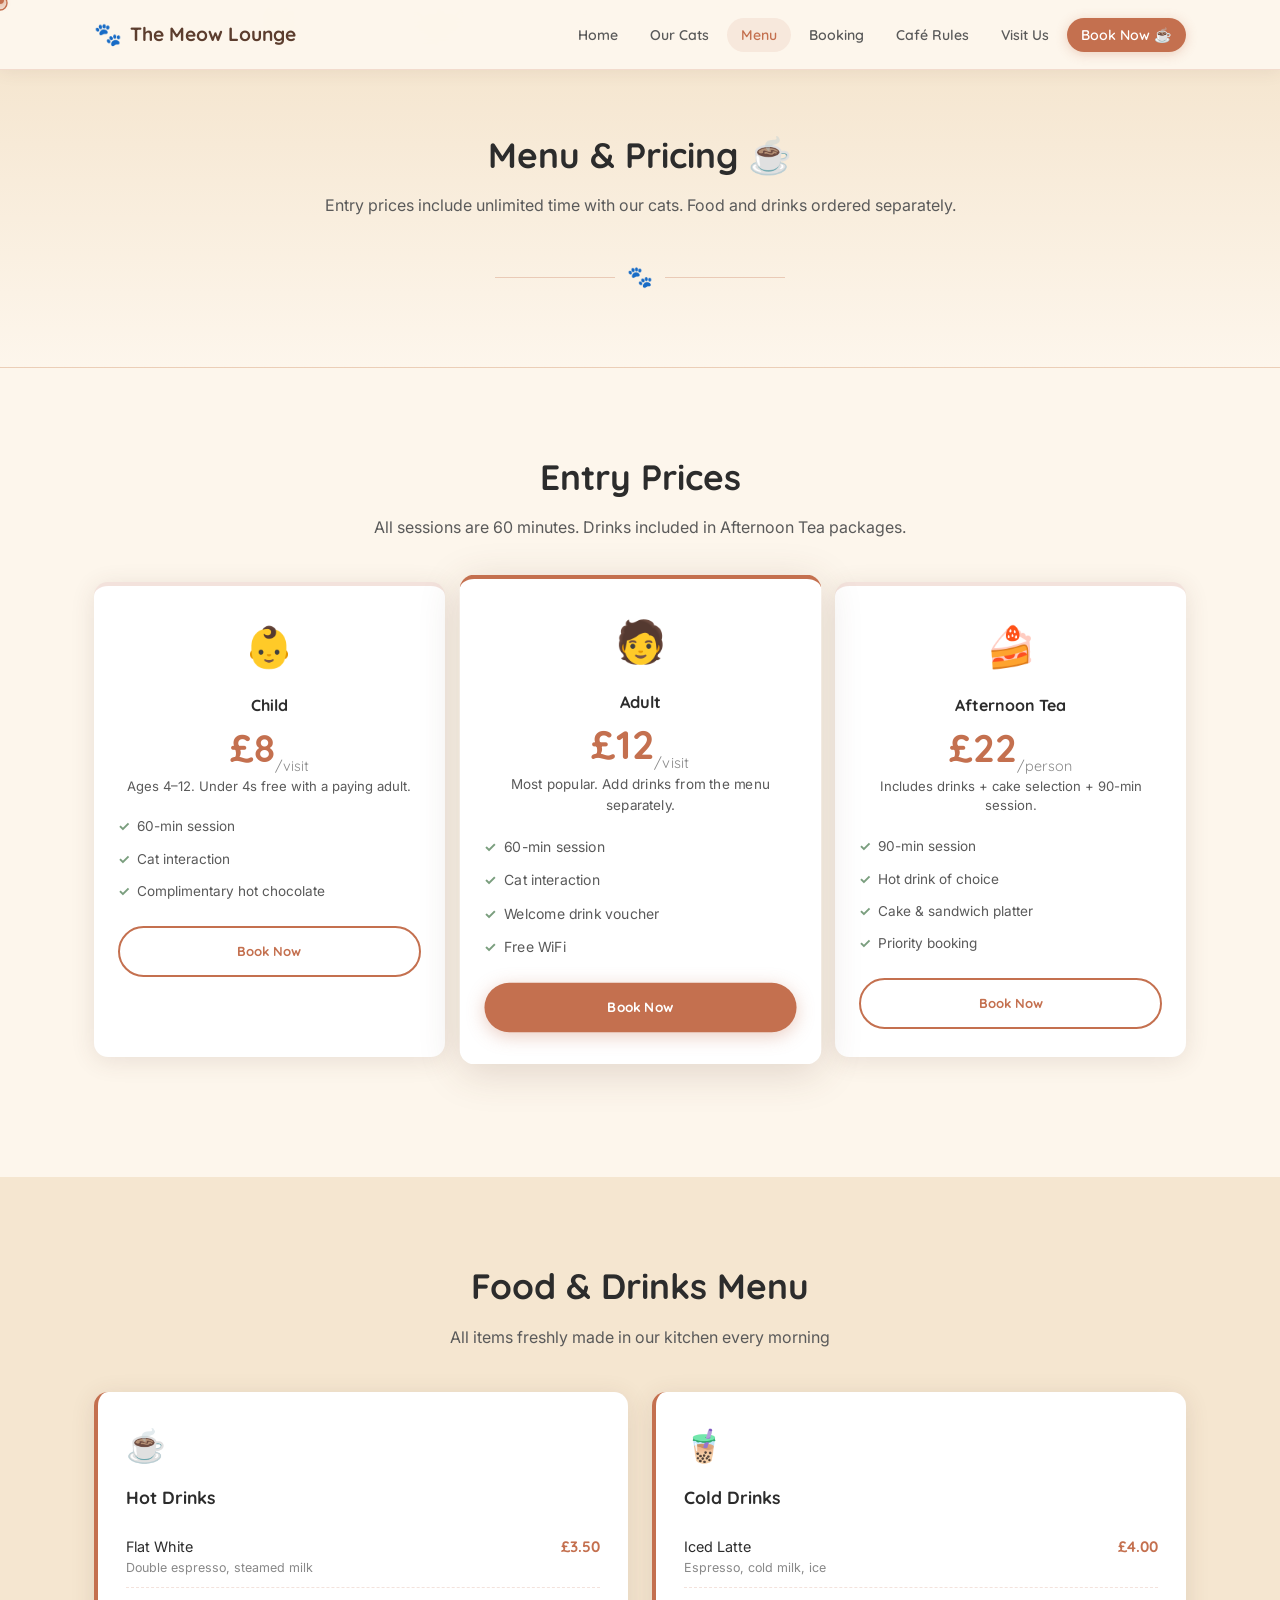
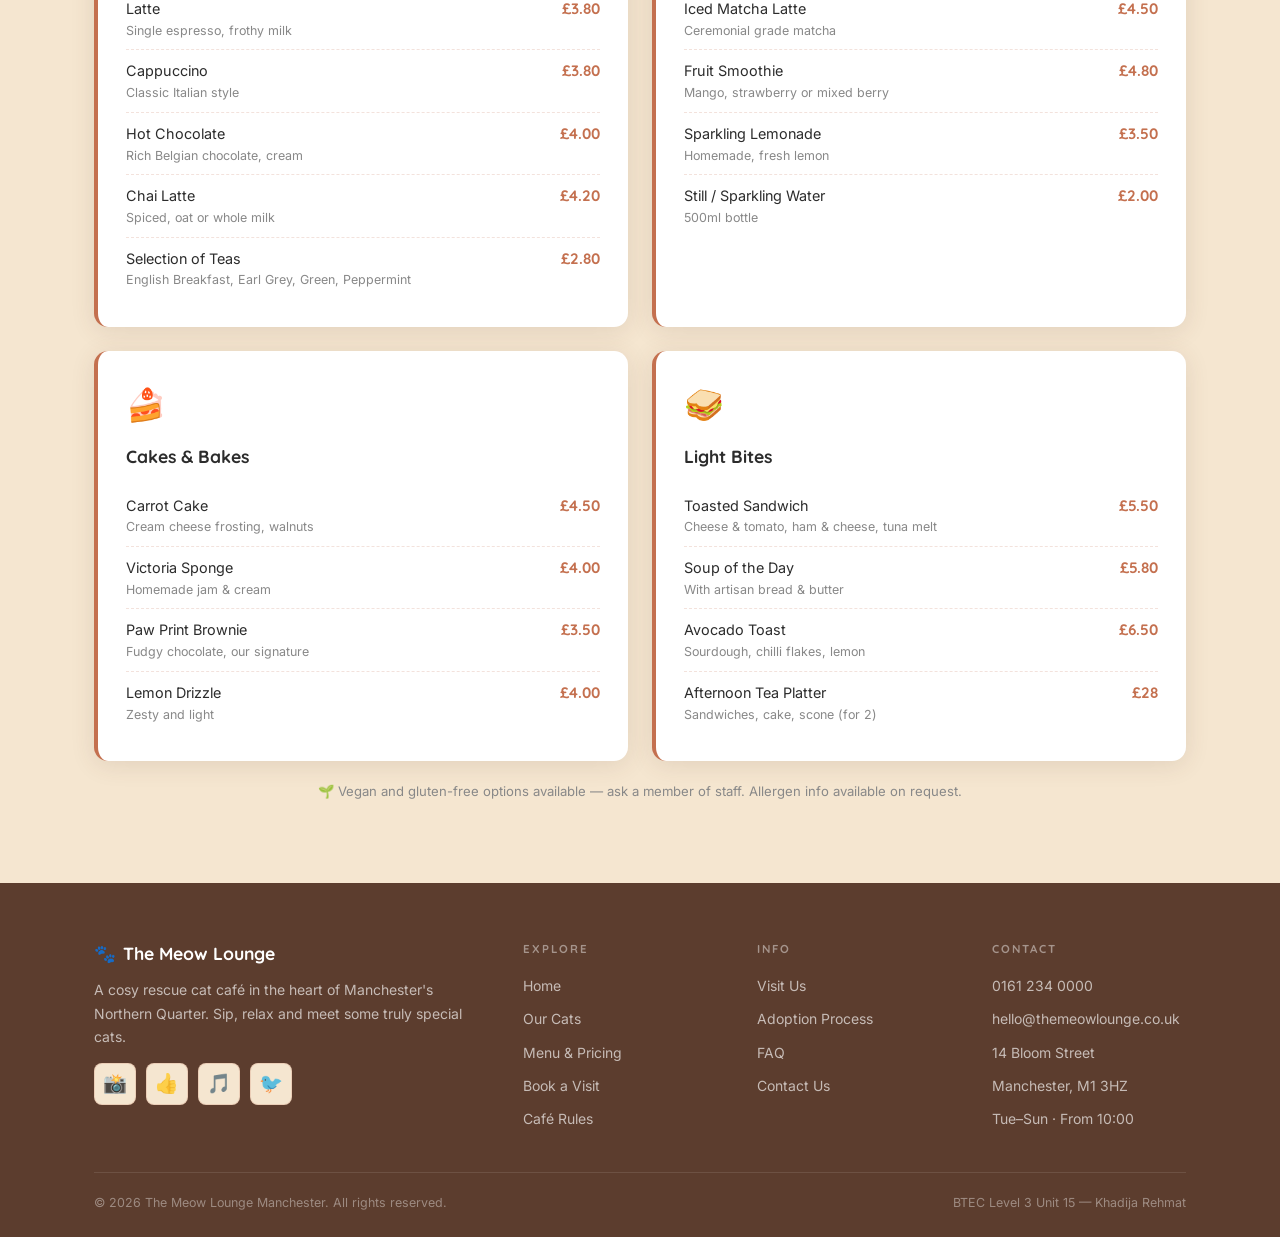
<file: menu.html>
<!DOCTYPE html>
<html lang="en">
<head>
<meta charset="UTF-8">
<meta name="viewport" content="width=device-width, initial-scale=1.0">
<title>Menu & Pricing — The Meow Lounge</title>
<meta name="description" content="Full menu and pricing at The Meow Lounge. Entry from £8. Hot drinks, cakes and light bites.">
<link rel="preconnect" href="https://fonts.googleapis.com">
<link rel="preconnect" href="https://fonts.gstatic.com" crossorigin>
<link href="https://fonts.googleapis.com/css2?family=Quicksand:wght@400;500;600;700&family=Inter:wght@300;400;500;600&display=swap" rel="stylesheet">
<link rel="stylesheet" href="css/global.css">
<link rel="stylesheet" href="css/menu.css">
</head>
<body>

<div id="cur-ring"><svg viewBox="0 0 38 38" fill="none" xmlns="http://www.w3.org/2000/svg"><circle cx="19" cy="22" r="7" fill="rgba(196,112,79,0.18)" stroke="#C4704F" stroke-width="1.4"/><circle cx="13" cy="14" r="3" fill="rgba(196,112,79,0.18)" stroke="#C4704F" stroke-width="1.2"/><circle cx="19" cy="11" r="3" fill="rgba(196,112,79,0.18)" stroke="#C4704F" stroke-width="1.2"/><circle cx="25" cy="14" r="3" fill="rgba(196,112,79,0.18)" stroke="#C4704F" stroke-width="1.2"/></svg></div>
<div id="cur-dot"></div>
<div class="floating-paws" aria-hidden="true" id="fp-container"></div>

<nav class="nav" role="navigation" aria-label="Main navigation">
  <div class="nav-in">
    <div class="nav-logo" tabindex="0"><span class="paw" aria-hidden="true">🐾</span> The Meow Lounge</div>
    <ul class="nav-links">
      <li><a href="index.html">Home</a></li>
      <li><a href="cats.html">Our Cats</a></li>
      <li><a href="menu.html" class="active">Menu</a></li>
      <li><a href="booking.html">Booking</a></li>
      <li><a href="rules.html">Café Rules</a></li>
      <li><a href="info.html">Visit Us</a></li>
      <li><a href="booking.html" class="nav-book">Book Now ☕</a></li>
    </ul>
  </div>
</nav>

<div style="background:linear-gradient(180deg,var(--cream2),var(--cream));padding:56px 0 36px;border-bottom:1px solid var(--border)">
  <div class="container text-center">
    <h1 class="sh reveal">Menu & Pricing ☕</h1>
    <p class="ss reveal">Entry prices include unlimited time with our cats. Food and drinks ordered separately.</p>
    <div class="paw-divider reveal" aria-hidden="true">🐾</div>
  </div>
</div>

<section class="section section-cream" aria-labelledby="pricing-h">
  <div class="container">
    <h2 class="sh text-center reveal" id="pricing-h">Entry Prices</h2>
    <p class="ss text-center reveal">All sessions are 60 minutes. Drinks included in Afternoon Tea packages.</p>
    <div class="pricing-grid">
      <div class="price-card reveal">
        <div class="price-icon">👶</div>
        <div class="price-name">Child</div>
        <div class="price-amount">£8<sub>/visit</sub></div>
        <p class="price-includes">Ages 4–12. Under 4s free with a paying adult.</p>
        <ul class="price-feats"><li>60-min session</li><li>Cat interaction</li><li>Complimentary hot chocolate</li></ul>
        <a href="booking.html" class="btn btn-outline btn-full" style="font-size:0.82rem">Book Now</a>
      </div>
      <div class="price-card featured reveal" style="transition-delay:0.08s">
        <div class="price-icon">🧑</div>
        <div class="price-name">Adult</div>
        <div class="price-amount">£12<sub>/visit</sub></div>
        <p class="price-includes">Most popular. Add drinks from the menu separately.</p>
        <ul class="price-feats"><li>60-min session</li><li>Cat interaction</li><li>Welcome drink voucher</li><li>Free WiFi</li></ul>
        <a href="booking.html" class="btn btn-terra btn-full" style="font-size:0.82rem">Book Now</a>
      </div>
      <div class="price-card reveal" style="transition-delay:0.16s">
        <div class="price-icon">🍰</div>
        <div class="price-name">Afternoon Tea</div>
        <div class="price-amount">£22<sub>/person</sub></div>
        <p class="price-includes">Includes drinks + cake selection + 90-min session.</p>
        <ul class="price-feats"><li>90-min session</li><li>Hot drink of choice</li><li>Cake & sandwich platter</li><li>Priority booking</li></ul>
        <a href="booking.html" class="btn btn-outline btn-full" style="font-size:0.82rem">Book Now</a>
      </div>
    </div>
  </div>
</section>

<section class="section section-cream2" aria-labelledby="menu-items-h">
  <div class="container">
    <h2 class="sh text-center reveal" id="menu-items-h">Food & Drinks Menu</h2>
    <p class="ss text-center reveal">All items freshly made in our kitchen every morning</p>
    <div class="menu-grid">
      <div class="menu-card reveal">
        <div class="menu-card-icon">☕</div>
        <div class="menu-card-title">Hot Drinks</div>
        <div class="menu-item"><div><div class="menu-item-name">Flat White</div><div class="menu-item-desc">Double espresso, steamed milk</div></div><div class="menu-item-price">£3.50</div></div>
        <div class="menu-item"><div><div class="menu-item-name">Latte</div><div class="menu-item-desc">Single espresso, frothy milk</div></div><div class="menu-item-price">£3.80</div></div>
        <div class="menu-item"><div><div class="menu-item-name">Cappuccino</div><div class="menu-item-desc">Classic Italian style</div></div><div class="menu-item-price">£3.80</div></div>
        <div class="menu-item"><div><div class="menu-item-name">Hot Chocolate</div><div class="menu-item-desc">Rich Belgian chocolate, cream</div></div><div class="menu-item-price">£4.00</div></div>
        <div class="menu-item"><div><div class="menu-item-name">Chai Latte</div><div class="menu-item-desc">Spiced, oat or whole milk</div></div><div class="menu-item-price">£4.20</div></div>
        <div class="menu-item"><div><div class="menu-item-name">Selection of Teas</div><div class="menu-item-desc">English Breakfast, Earl Grey, Green, Peppermint</div></div><div class="menu-item-price">£2.80</div></div>
      </div>
      <div class="menu-card reveal" style="transition-delay:0.08s">
        <div class="menu-card-icon">🧋</div>
        <div class="menu-card-title">Cold Drinks</div>
        <div class="menu-item"><div><div class="menu-item-name">Iced Latte</div><div class="menu-item-desc">Espresso, cold milk, ice</div></div><div class="menu-item-price">£4.00</div></div>
        <div class="menu-item"><div><div class="menu-item-name">Iced Matcha Latte</div><div class="menu-item-desc">Ceremonial grade matcha</div></div><div class="menu-item-price">£4.50</div></div>
        <div class="menu-item"><div><div class="menu-item-name">Fruit Smoothie</div><div class="menu-item-desc">Mango, strawberry or mixed berry</div></div><div class="menu-item-price">£4.80</div></div>
        <div class="menu-item"><div><div class="menu-item-name">Sparkling Lemonade</div><div class="menu-item-desc">Homemade, fresh lemon</div></div><div class="menu-item-price">£3.50</div></div>
        <div class="menu-item"><div><div class="menu-item-name">Still / Sparkling Water</div><div class="menu-item-desc">500ml bottle</div></div><div class="menu-item-price">£2.00</div></div>
      </div>
      <div class="menu-card reveal" style="transition-delay:0.12s">
        <div class="menu-card-icon">🍰</div>
        <div class="menu-card-title">Cakes & Bakes</div>
        <div class="menu-item"><div><div class="menu-item-name">Carrot Cake</div><div class="menu-item-desc">Cream cheese frosting, walnuts</div></div><div class="menu-item-price">£4.50</div></div>
        <div class="menu-item"><div><div class="menu-item-name">Victoria Sponge</div><div class="menu-item-desc">Homemade jam & cream</div></div><div class="menu-item-price">£4.00</div></div>
        <div class="menu-item"><div><div class="menu-item-name">Paw Print Brownie</div><div class="menu-item-desc">Fudgy chocolate, our signature</div></div><div class="menu-item-price">£3.50</div></div>
        <div class="menu-item"><div><div class="menu-item-name">Lemon Drizzle</div><div class="menu-item-desc">Zesty and light</div></div><div class="menu-item-price">£4.00</div></div>
      </div>
      <div class="menu-card reveal" style="transition-delay:0.18s">
        <div class="menu-card-icon">🥪</div>
        <div class="menu-card-title">Light Bites</div>
        <div class="menu-item"><div><div class="menu-item-name">Toasted Sandwich</div><div class="menu-item-desc">Cheese & tomato, ham & cheese, tuna melt</div></div><div class="menu-item-price">£5.50</div></div>
        <div class="menu-item"><div><div class="menu-item-name">Soup of the Day</div><div class="menu-item-desc">With artisan bread & butter</div></div><div class="menu-item-price">£5.80</div></div>
        <div class="menu-item"><div><div class="menu-item-name">Avocado Toast</div><div class="menu-item-desc">Sourdough, chilli flakes, lemon</div></div><div class="menu-item-price">£6.50</div></div>
        <div class="menu-item"><div><div class="menu-item-name">Afternoon Tea Platter</div><div class="menu-item-desc">Sandwiches, cake, scone (for 2)</div></div><div class="menu-item-price">£28</div></div>
      </div>
    </div>
    <p class="allergen-note reveal">🌱 Vegan and gluten-free options available — ask a member of staff. Allergen info available on request.</p>
  </div>
</section>

<template id="ft">
  <footer class="footer" role="contentinfo">
    <div class="container">
      <div class="footer-grid">
        <div><div class="footer-logo"><span aria-hidden="true">🐾</span> The Meow Lounge</div><p class="footer-about">A cosy rescue cat café in the heart of Manchester's Northern Quarter. Sip, relax and meet some truly special cats.</p><div class="social-row" style="margin-top:14px"><div class="soc-btn">📸</div><div class="soc-btn">👍</div><div class="soc-btn">🎵</div><div class="soc-btn">🐦</div></div></div>
        <div><div class="footer-col-h">Explore</div><ul class="footer-links"><li><a href="index.html">Home</a></li><li><a href="cats.html">Our Cats</a></li><li><a href="menu.html">Menu & Pricing</a></li><li><a href="booking.html">Book a Visit</a></li><li><a href="rules.html">Café Rules</a></li></ul></div>
        <div><div class="footer-col-h">Info</div><ul class="footer-links"><li><a href="info.html">Visit Us</a></li><li><a href="rules.html">Adoption Process</a></li><li><a href="rules.html">FAQ</a></li><li><a href="info.html">Contact Us</a></li></ul></div>
        <div><div class="footer-col-h">Contact</div><ul class="footer-links"><li><a href="tel:01612340000">0161 234 0000</a></li><li><a href="mailto:hello@themeowlounge.co.uk">hello@themeowlounge.co.uk</a></li><li><a>14 Bloom Street</a></li><li><a>Manchester, M1 3HZ</a></li><li><a>Tue–Sun · From 10:00</a></li></ul></div>
      </div>
      <div class="footer-bottom"><span>© 2026 The Meow Lounge Manchester. All rights reserved.</span><span>BTEC Level 3 Unit 15 — Khadija Rehmat</span></div>
    </div>
  </footer>
</template>

<div data-footer></div>
<script src="js/global.js"></script>
<script src="js/menu.js"></script>

</body>
</html>
</file>
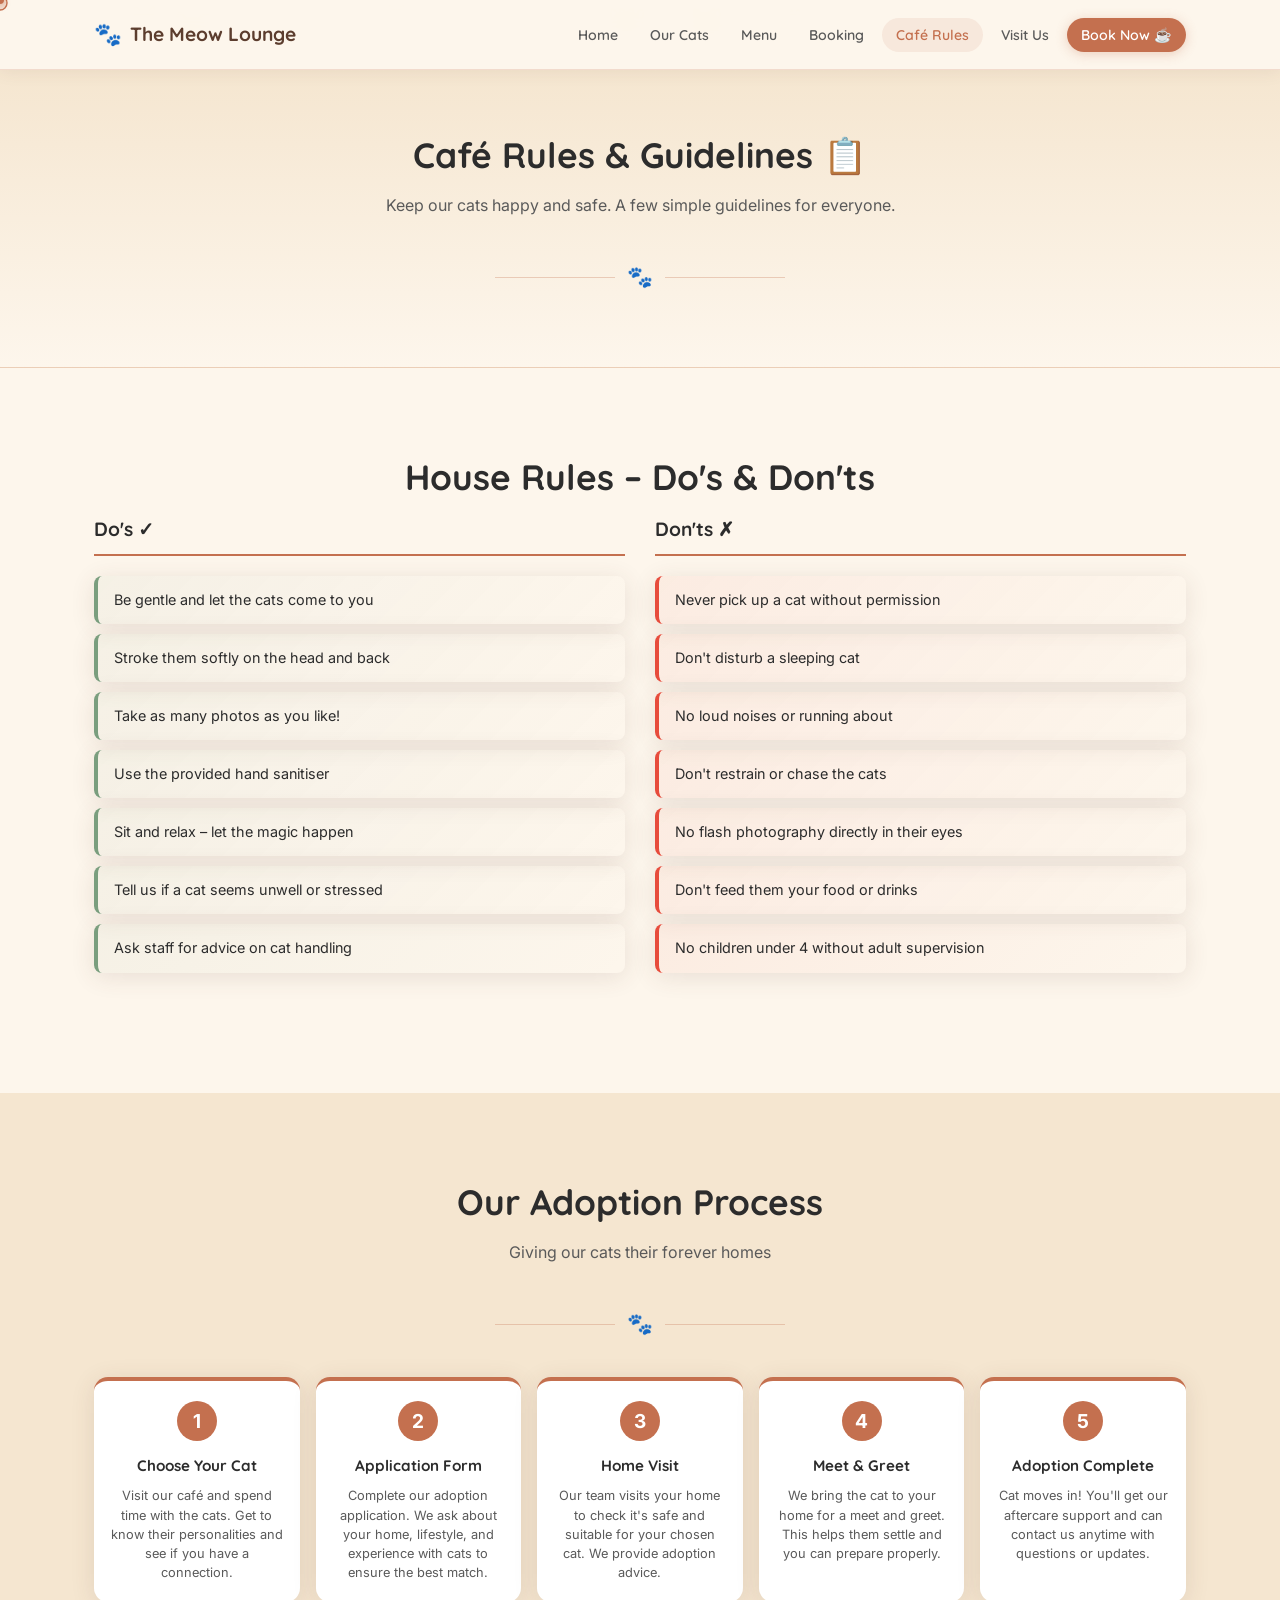
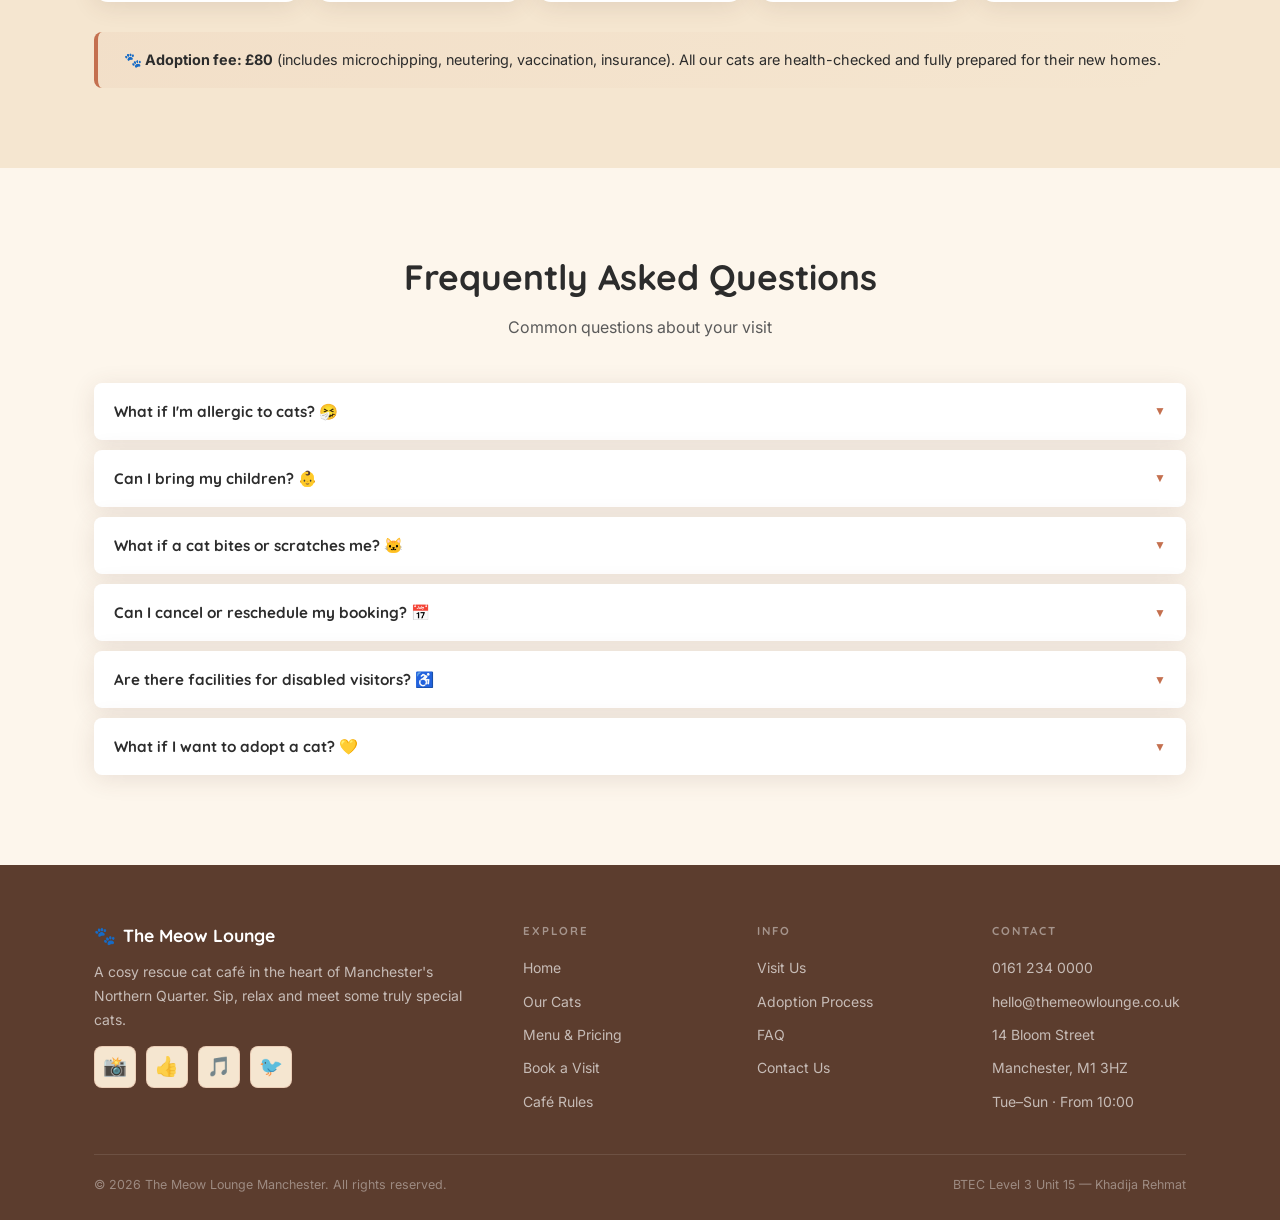
<file: rules.html>
<!DOCTYPE html>
<html lang="en">
<head>
<meta charset="UTF-8">
<meta name="viewport" content="width=device-width, initial-scale=1.0">
<title>Café Rules & FAQ — The Meow Lounge</title>
<meta name="description" content="Café rules, FAQ and cat adoption process at The Meow Lounge Manchester.">
<link rel="preconnect" href="https://fonts.googleapis.com">
<link rel="preconnect" href="https://fonts.gstatic.com" crossorigin>
<link href="https://fonts.googleapis.com/css2?family=Quicksand:wght@400;500;600;700&family=Inter:wght@300;400;500;600&display=swap" rel="stylesheet">
<link rel="stylesheet" href="css/global.css">
<link rel="stylesheet" href="css/rules.css">
</head>
<body>

<div id="cur-ring"><svg viewBox="0 0 38 38" fill="none" xmlns="http://www.w3.org/2000/svg"><circle cx="19" cy="22" r="7" fill="rgba(196,112,79,0.18)" stroke="#C4704F" stroke-width="1.4"/><circle cx="13" cy="14" r="3" fill="rgba(196,112,79,0.18)" stroke="#C4704F" stroke-width="1.2"/><circle cx="19" cy="11" r="3" fill="rgba(196,112,79,0.18)" stroke="#C4704F" stroke-width="1.2"/><circle cx="25" cy="14" r="3" fill="rgba(196,112,79,0.18)" stroke="#C4704F" stroke-width="1.2"/></svg></div>
<div id="cur-dot"></div>
<div class="floating-paws" aria-hidden="true" id="fp-container"></div>

<nav class="nav" role="navigation" aria-label="Main navigation">
  <div class="nav-in">
    <div class="nav-logo" tabindex="0"><span class="paw" aria-hidden="true">🐾</span> The Meow Lounge</div>
    <ul class="nav-links">
      <li><a href="index.html">Home</a></li>
      <li><a href="cats.html">Our Cats</a></li>
      <li><a href="menu.html">Menu</a></li>
      <li><a href="booking.html">Booking</a></li>
      <li><a href="rules.html" class="active">Café Rules</a></li>
      <li><a href="info.html">Visit Us</a></li>
      <li><a href="booking.html" class="nav-book">Book Now ☕</a></li>
    </ul>
  </div>
</nav>

<div style="background:linear-gradient(180deg,var(--cream2),var(--cream));padding:56px 0 36px;border-bottom:1px solid var(--border)">
  <div class="container text-center">
    <h1 class="sh reveal">Café Rules & Guidelines 📋</h1>
    <p class="ss reveal">Keep our cats happy and safe. A few simple guidelines for everyone.</p>
    <div class="paw-divider reveal" aria-hidden="true">🐾</div>
  </div>
</div>

<section class="section section-cream" aria-labelledby="rules-h">
  <div class="container">
    <h2 class="sh text-center reveal" id="rules-h">House Rules – Do's & Don'ts</h2>
    <div class="rules-container reveal">
      <div class="rules-column">
        <div class="rules-column-title">Do's ✓</div>
        <div class="rules-grid-dos">
          <div class="rules-box rules-do">Be gentle and let the cats come to you</div>
          <div class="rules-box rules-do">Stroke them softly on the head and back</div>
          <div class="rules-box rules-do">Take as many photos as you like!</div>
          <div class="rules-box rules-do">Use the provided hand sanitiser</div>
          <div class="rules-box rules-do">Sit and relax – let the magic happen</div>
          <div class="rules-box rules-do">Tell us if a cat seems unwell or stressed</div>
          <div class="rules-box rules-do">Ask staff for advice on cat handling</div>
        </div>
      </div>
      <div class="rules-column">
        <div class="rules-column-title">Don'ts ✗</div>
        <div class="rules-grid-donts">
          <div class="rules-box rules-dont">Never pick up a cat without permission</div>
          <div class="rules-box rules-dont">Don't disturb a sleeping cat</div>
          <div class="rules-box rules-dont">No loud noises or running about</div>
          <div class="rules-box rules-dont">Don't restrain or chase the cats</div>
          <div class="rules-box rules-dont">No flash photography directly in their eyes</div>
          <div class="rules-box rules-dont">Don't feed them your food or drinks</div>
          <div class="rules-box rules-dont">No children under 4 without adult supervision</div>
        </div>
      </div>
    </div>
  </div>
</section>

<!-- Adoption process -->
<section class="section section-cream2" aria-labelledby="adoption-h">
  <div class="container">
    <div class="text-center">
      <h2 class="sh reveal" id="adoption-h">Our Adoption Process</h2>
      <p class="ss reveal">Giving our cats their forever homes</p>
      <div class="paw-divider reveal" aria-hidden="true">🐾</div>
    </div>
    <div class="adoption-process">
      <div class="adopt-box reveal">
        <div class="adopt-num">1</div>
        <div class="adopt-title">Choose Your Cat</div>
        <p class="adopt-desc">Visit our café and spend time with the cats. Get to know their personalities and see if you have a connection.</p>
      </div>
      <div class="adopt-box reveal" style="transition-delay:0.08s">
        <div class="adopt-num">2</div>
        <div class="adopt-title">Application Form</div>
        <p class="adopt-desc">Complete our adoption application. We ask about your home, lifestyle, and experience with cats to ensure the best match.</p>
      </div>
      <div class="adopt-box reveal" style="transition-delay:0.16s">
        <div class="adopt-num">3</div>
        <div class="adopt-title">Home Visit</div>
        <p class="adopt-desc">Our team visits your home to check it's safe and suitable for your chosen cat. We provide adoption advice.</p>
      </div>
      <div class="adopt-box reveal" style="transition-delay:0.24s">
        <div class="adopt-num">4</div>
        <div class="adopt-title">Meet & Greet</div>
        <p class="adopt-desc">We bring the cat to your home for a meet and greet. This helps them settle and you can prepare properly.</p>
      </div>
      <div class="adopt-box reveal" style="transition-delay:0.32s">
        <div class="adopt-num">5</div>
        <div class="adopt-title">Adoption Complete</div>
        <p class="adopt-desc">Cat moves in! You'll get our aftercare support and can contact us anytime with questions or updates.</p>
      </div>
    </div>
    <div class="adoption-note reveal">
      <p style="margin:0;font-size:0.9rem"><strong>🐾 Adoption fee: £80</strong> (includes microchipping, neutering, vaccination, insurance). All our cats are health-checked and fully prepared for their new homes.</p>
    </div>
  </div>
</section>

<!-- FAQ section -->
<section class="section section-cream" aria-labelledby="faq-h">
  <div class="container">
    <h2 class="sh text-center reveal" id="faq-h">Frequently Asked Questions</h2>
    <p class="ss text-center reveal">Common questions about your visit</p>
    <div class="faq-list">
      <div class="faq-item reveal">
        <div class="faq-q" tabindex="0" role="button" aria-expanded="false">What if I'm allergic to cats? 🤧</div>
        <div class="faq-a">We can't offer a hypoallergenic guarantee, but our café has good air filtration. We also offer alternative options – ask staff about our "Cats from a Distance" package where you can observe and photo without direct contact. You can also book outside visiting hours for a private cat-free tour.</div>
      </div>
      <div class="faq-item reveal" style="transition-delay:0.06s">
        <div class="faq-q" tabindex="0" role="button" aria-expanded="false">Can I bring my children? 👶</div>
        <div class="faq-a">Children under 4 can visit if supervised by a paying adult. Children aged 4–12 are charged £8. Children must be gentle with the cats and follow our guidelines at all times. Teenagers 13+ are charged adult price (£12). Parents are responsible for ensuring their children follow café rules.</div>
      </div>
      <div class="faq-item reveal" style="transition-delay:0.12s">
        <div class="faq-q" tabindex="0" role="button" aria-expanded="false">What if a cat bites or scratches me? 🐱</div>
        <div class="faq-a">Cat bites and scratches are rare at our café. Our cats are hand-selected rescue cats trained to be comfortable with visitors. If a scratch does occur, we have first aid supplies. Please report any incident to staff immediately. You accept the minimal risk of cat interaction when visiting.</div>
      </div>
      <div class="faq-item reveal" style="transition-delay:0.18s">
        <div class="faq-q" tabindex="0" role="button" aria-expanded="false">Can I cancel or reschedule my booking? 📅</div>
        <div class="faq-a">Cancellations are free up to 48 hours before your session. Cancellations within 48 hours forfeit your payment. Rescheduling is free and can be done up to 7 days in advance. Email us at hello@themeowlounge.co.uk or call 0161 234 0000.</div>
      </div>
      <div class="faq-item reveal" style="transition-delay:0.24s">
        <div class="faq-q" tabindex="0" role="button" aria-expanded="false">Are there facilities for disabled visitors? ♿</div>
        <div class="faq-a">Our café has wheelchair access at street level. We have accessible bathrooms and plenty of seating. Service animals (guide dogs) are welcome. If you have specific accessibility needs, please contact us before your visit so we can make appropriate arrangements.</div>
      </div>
      <div class="faq-item reveal" style="transition-delay:0.30s">
        <div class="faq-q" tabindex="0" role="button" aria-expanded="false">What if I want to adopt a cat? 💛</div>
        <div class="faq-a">Many of our cats are available for adoption! Our adoption process includes: 1) Meeting the cat in café 2) Adoption application form 3) Home visit by staff 4) Meet & greet at home 5) Adoption finalised. The process typically takes 2–3 weeks. Ask staff during your visit for more details.</div>
      </div>
    </div>
  </div>
</section>

<template id="ft">
  <footer class="footer" role="contentinfo">
    <div class="container">
      <div class="footer-grid">
        <div><div class="footer-logo"><span aria-hidden="true">🐾</span> The Meow Lounge</div><p class="footer-about">A cosy rescue cat café in the heart of Manchester's Northern Quarter. Sip, relax and meet some truly special cats.</p><div class="social-row" style="margin-top:14px"><div class="soc-btn">📸</div><div class="soc-btn">👍</div><div class="soc-btn">🎵</div><div class="soc-btn">🐦</div></div></div>
        <div><div class="footer-col-h">Explore</div><ul class="footer-links"><li><a href="index.html">Home</a></li><li><a href="cats.html">Our Cats</a></li><li><a href="menu.html">Menu & Pricing</a></li><li><a href="booking.html">Book a Visit</a></li><li><a href="rules.html">Café Rules</a></li></ul></div>
        <div><div class="footer-col-h">Info</div><ul class="footer-links"><li><a href="info.html">Visit Us</a></li><li><a href="rules.html">Adoption Process</a></li><li><a href="rules.html">FAQ</a></li><li><a href="info.html">Contact Us</a></li></ul></div>
        <div><div class="footer-col-h">Contact</div><ul class="footer-links"><li><a href="tel:01612340000">0161 234 0000</a></li><li><a href="mailto:hello@themeowlounge.co.uk">hello@themeowlounge.co.uk</a></li><li><a>14 Bloom Street</a></li><li><a>Manchester, M1 3HZ</a></li><li><a>Tue–Sun · From 10:00</a></li></ul></div>
      </div>
      <div class="footer-bottom"><span>© 2026 The Meow Lounge Manchester. All rights reserved.</span><span>BTEC Level 3 Unit 15 — Khadija Rehmat</span></div>
    </div>
  </footer>
</template>

<div data-footer></div>
<script src="js/global.js"></script>
<script src="js/rules.js"></script>

</body>
</html>
</file>
<file: css/global.css>
/* ==============================================
   GLOBAL STYLES — Shared across all pages
   ============================================== */

/* Universal selector removes default margins/padding from all elements and sets box model */
*, *::before, *::after { box-sizing: border-box; margin: 0; padding: 0; }
/* Only hide cursor on desktop devices (not touch) */
@media (hover: hover) and (pointer: fine) { *, *::before, *::after { cursor: none !important; } }

/* CSS custom properties (variables) define the color scheme and typography for the entire site */
:root {
  --cream:      #FDF6EC;
  --cream2:     #F5E6D0;
  --terracotta: #C4704F;
  --terra-dark: #A85C3A;
  --terra-light:#E8916A;
  --brown:      #5C3D2E;
  --brown-light:#7A5240;
  --sage:       #7A9E7E;
  --sage-light: #A8C5AA;
  --sage-dark:  #5A7A5E;
  --charcoal:   #2C2C2C;
  --grey-text:  #5A5A5A;
  --grey-light: #888888;
  --white:      #FFFFFF;
  --border:     rgba(196,112,79,0.2);
  --shadow:     0 4px 24px rgba(92,61,46,0.12);
  --shadow-lg:  0 8px 40px rgba(92,61,46,0.18);
  --fh: 'Quicksand', sans-serif;
  --fb: 'Inter', sans-serif;
  --nav: 70px;
  --radius: 14px;
  --radius-sm: 8px;
}

/* Custom paw print cursor - outer ring element fixed to screen that follows mouse with delay */
#cur-ring {
  position: fixed; pointer-events: none; z-index: 99999;
  width: 38px; height: 38px;
  /* Fixed positioning at top-left, translate centers it on mouse */
  top: 0; left: 0;
  transform: translate(-50%,-50%);
  /* Smooth transition for size expansion on hover */
  transition: width 0.18s ease, height 0.18s ease;
}
#cur-ring svg { width: 100%; height: 100%; }
/* Inner dot element that snaps instantly to cursor position */
#cur-dot {
  position: fixed; pointer-events: none; z-index: 99999;
  width: 8px; height: 8px;
  /* Terracotta colored dot with glow effect */
  background: var(--terracotta);
  border-radius: 50%;
  top: 0; left: 0;
  transform: translate(-50%,-50%);
  transition: background 0.15s;
  box-shadow: 0 0 6px rgba(196,112,79,0.6);
}
/* Expand cursor elements when hovering over interactive items */
body.cur-hover #cur-ring { width: 52px; height: 52px; }
/* Change dot color to sage green on hover */
body.cur-hover #cur-dot  { background: var(--sage); box-shadow: 0 0 8px rgba(122,158,126,0.7); }

/* Enable smooth scrolling behavior and add padding to account for sticky nav */
html { scroll-behavior: smooth; scroll-padding-top: var(--nav); }
/* Body styling sets cream background, dark text color, and body font family */
body {
  background: var(--cream);
  color: var(--charcoal);
  font-family: var(--fb);
  /* 16px base font size with 1.65 line height for readability */
  font-size: 16px;
  line-height: 1.65;
  overflow-x: hidden;
  /* Font smoothing improves text rendering on all browsers */
  -webkit-font-smoothing: antialiased;
}

img { max-width: 100%; height: auto; display: block; }
a { color: var(--terracotta); text-decoration: none; transition: color 0.15s; }
a:hover { color: var(--terra-dark); }
:focus-visible { outline: 2px solid var(--terracotta); outline-offset: 3px; border-radius: 4px; }

/* Scroll reveal animation - elements start hidden and invisible */
.reveal { opacity:0; transform:translateY(22px); transition: opacity 0.55s ease, transform 0.55s ease; }
/* When scrolled into view, visible class makes them fade in and slide up */
.reveal.visible { opacity:1; transform:none; }

/* Container constrains content to max width and centers it horizontally */
.container { max-width: 1140px; margin: 0 auto; padding: 0 24px; }
/* Section class adds vertical padding for spacing between content blocks */
.section { padding: 80px 0; }
/* Section background color classes - cream, cream2, and brown variants */
.section-cream { background: var(--cream); }
.section-cream2 { background: var(--cream2); }
/* Brown background used for footer and dark sections */
.section-brown  { background: var(--brown); }

/* Section heading styling with responsive font size (clamp) */
.sh { /* section heading */
  font-family: var(--fh);
  /* Responsive font between 1.6rem and 2.2rem, scales with 3% of viewport width */
  font-size: clamp(1.6rem, 3vw, 2.2rem);
  font-weight: 700;
  color: var(--charcoal);
  margin-bottom: 8px;
}
/* Section subtitle styling - smaller text with grey color */
.ss { font-size: 1rem; color: var(--grey-text); margin-bottom: 42px; }
/* Utility class for center text alignment */
.text-center { text-align: center; }

/* Paw divider - decorative element with paw icon and lines */
.paw-divider {
  display: flex; align-items: center; justify-content: center;
  gap: 12px; margin: 0 auto 36px;
  font-size: 1.3rem;
  color: var(--terracotta);
  opacity: 0.5;
}
.paw-divider::before, .paw-divider::after {
  content: ''; flex: 1; max-width: 120px;
  height: 1.5px; background: var(--terracotta); opacity: 0.3;
}

/* Button base styling - flexbox centered content with pill-shaped design */
.btn {
  display: inline-flex; align-items: center; justify-content: center; gap: 8px;
  font-family: var(--fh); font-weight: 700; font-size: 0.95rem;
  /* Padding for comfortable clicking, 50px border-radius creates rounded pill shape */
  padding: 13px 28px; border-radius: 50px; border: none;
  transition: all 0.2s ease; white-space: nowrap; min-height: 48px;
  position: relative; overflow: hidden;
}
/* Shimmer effect overlay that sweeps across button on hover */
.btn::after {
  content: ''; position: absolute; top:-50%; left:-60%;
  /* Creates skewed white highlight effect */
  width:40%; height:200%; background: rgba(255,255,255,0.15);
  transform:skewX(-20deg); transition: left 0.35s ease;
}
/* Animate shimmer from left to right on hover */
.btn:hover::after { left: 120%; }
/* Terracotta button variant - main CTA button with warm color */
.btn-terra {
  background: var(--terracotta); color: var(--white);
  /* Subtle shadow for depth */
  box-shadow: 0 4px 18px rgba(196,112,79,0.35);
}
/* Hover state moves button up and darkens color with stronger shadow */
.btn-terra:hover { background: var(--terra-dark); color: var(--white); transform:translateY(-2px); box-shadow: 0 6px 24px rgba(196,112,79,0.45); }
/* Sage button variant - secondary action button in green tone */
.btn-sage {
  background: var(--sage); color: var(--white);
  box-shadow: 0 4px 18px rgba(122,158,126,0.3);
}
/* Sage button hover - raises button and darkens background */
.btn-sage:hover { background: var(--sage-dark); color: var(--white); transform:translateY(-2px); }
.btn-outline {
  background: transparent; color: var(--terracotta);
  border: 2px solid var(--terracotta);
}
.btn-outline:hover { background: var(--terracotta); color: var(--white); }
.btn-outline-white {
  background: transparent; color: var(--white);
  border: 2px solid rgba(255,255,255,0.6);
}
.btn-outline-white:hover { background: var(--white); color: var(--brown); }
.btn-full { width: 100%; }

/* Floating paws container - background decoration that fills entire viewport */
.floating-paws {
  position: fixed; inset:0; pointer-events:none; z-index: 0; overflow:hidden;
}
/* Individual floating paw emoji with very low opacity for subtle effect */
.fp {
  position: absolute; font-size: 1.4rem;
  /* Nearly invisible opacity and infinite animation */
  opacity: 0.04; animation: floatPaw linear infinite;
  color: var(--terracotta);
}
/* Animation makes paws float upward across page while rotating 360 degrees */
@keyframes floatPaw {
  from { transform: translateY(110vh) rotate(0deg); }
  to   { transform: translateY(-10vh) rotate(360deg); }
}

/* Navigation bar - sticky positioning stays at top while scrolling */
.nav {
  position: sticky; top: 0; z-index: 1000;
  background: rgba(253,246,236,0.96);
  /* Glassmorphism effect with blur for semi-transparent appearance */
  backdrop-filter: blur(16px); -webkit-backdrop-filter: blur(16px);
  border-bottom: 1px solid var(--border);
  height: var(--nav);
  /* Flexbox centers content vertically */
  display: flex; align-items: center;
  /* Subtle shadow underneath navigation */
  box-shadow: 0 2px 16px rgba(92,61,46,0.08);
}
.nav-in {
  max-width: 1140px; margin: 0 auto; padding: 0 24px;
  display: flex; align-items: center; justify-content: space-between; width: 100%;
}
.nav-logo {
  font-family: var(--fh); font-weight: 700; font-size: 1.2rem;
  color: var(--brown); display: flex; align-items: center; gap: 8px;
  cursor: pointer;
}
.nav-logo .paw { font-size: 1.4rem; animation: pawWiggle 3s ease infinite; }
@keyframes pawWiggle { 0%,100%{transform:rotate(-5deg)} 50%{transform:rotate(5deg)} }
.nav-links { display: flex; align-items: center; gap: 4px; list-style: none; }
.nav-links a {
  font-family: var(--fh); font-size: 0.88rem; font-weight: 600;
  color: var(--grey-text); padding: 8px 14px; border-radius: 50px;
  transition: all 0.15s; position: relative; cursor: pointer;
}
.nav-links a:hover { color: var(--terracotta); background: rgba(196,112,79,0.08); }
.nav-links a.active { color: var(--terracotta); background: rgba(196,112,79,0.1); }
.nav-links .nav-book {
  background: var(--terracotta); color: var(--white) !important;
  border-radius: 50px; box-shadow: 0 2px 12px rgba(196,112,79,0.3);
}
.nav-links .nav-book:hover { background: var(--terra-dark); }

/* Footer - dark brown background with semi-transparent white text */
.footer {
  background: var(--brown); color: rgba(255,255,255,0.8);
  /* Padding creates space inside footer */
  padding: 56px 0 24px;
}
/* Footer grid layout - 2fr for company info, 1fr for each navigation column */
.footer-grid { display:grid; grid-template-columns:2fr 1fr 1fr 1fr; gap:40px; margin-bottom:40px; }
.footer-logo { font-family: var(--fh); font-size:1.1rem; font-weight:700; color: var(--white); margin-bottom:10px; display:flex; align-items:center; gap:7px; }
.footer-about { font-size:0.875rem; line-height:1.7; color:rgba(255,255,255,0.65); }
.footer-col-h { font-family: var(--fh); font-size:0.72rem; font-weight:700; color:rgba(255,255,255,0.45); letter-spacing:2px; text-transform:uppercase; margin-bottom:14px; }
.footer-links { list-style:none; display:flex; flex-direction:column; gap:7px; }
.footer-links a { font-size:0.875rem; color:rgba(255,255,255,0.65); transition:color 0.15s; cursor: pointer; }
.footer-links a:hover { color: var(--white); }
.footer-bottom { padding-top:20px; border-top:1px solid rgba(255,255,255,0.1); display:flex; justify-content:space-between; flex-wrap:wrap; gap:8px; font-size:0.78rem; color:rgba(255,255,255,0.4); }

.social-row { display:flex; gap:10px; margin-top:4px; }
.soc-btn {
  width:42px; height:42px; border-radius: var(--radius-sm);
  background: var(--cream2); display:flex; align-items:center; justify-content:center;
  font-size:1.2rem; transition: all 0.15s; cursor: pointer;
  border: 1px solid var(--border);
}
.soc-btn:hover { background: var(--terracotta); transform:translateY(-2px); box-shadow:0 4px 12px rgba(196,112,79,0.3); }

/* Responsive adjustments */
@media (max-width: 1024px) {
  .footer-grid { grid-template-columns:1fr 1fr; gap:28px; }
}
@media (max-width: 767px) {
  :root { --nav: 60px; }
  .nav-links a { padding:6px 9px; font-size:0.8rem; }
  .footer-grid { grid-template-columns:1fr; }
  .footer-bottom { flex-direction:column; text-align:center; }
  .section { padding:52px 0; }
}
/* Form input styling - improve mobile touch targets */
.form-input, .form-select, .form-textarea {
  font-size: 16px; /* 16px prevents iOS zoom on focus */
  min-height: 44px; /* Minimum touch target size */
  padding: 12px 14px; /* Better mobile padding */
}

@media (max-width: 767px) {
  .form-input, .form-select, .form-textarea { font-size: 16px; padding: 14px 16px; min-height: 48px; }
}

@media (max-width: 440px) {
  .hero-btns { flex-direction:column; }
  .hero-btns .btn { width:100%; }
  /* Better button sizing on very small screens */
  .btn { min-height: 48px; padding: 12px 20px; font-size: 0.9rem; }
}
</file>
<file: css/home.css>
/* HOME PAGE - Specific Styles */

/* Hero section - full viewport height minus navbar */
.hero {
  min-height: calc(100vh - var(--nav));
  /* Warm gradient background from cream to light brown */
  background: linear-gradient(135deg, #FDF0E0 0%, #FAE5CC 40%, #F5D5B0 100%);
  /* Flexbox centers content vertically */
  display: flex; align-items: center;
  position: relative; overflow: hidden;
}

/* Gentle wave pattern behind hero */
.hero::before {
  content: ''; position: absolute; inset:0;
  background-image: url("data:image/svg+xml,%3Csvg width='60' height='60' viewBox='0 0 60 60' xmlns='http://www.w3.org/2000/svg'%3E%3Cg fill='none' fill-rule='evenodd'%3E%3Cg fill='%23C4704F' fill-opacity='0.04'%3E%3Ccircle cx='15' cy='15' r='4'/%3E%3C/g%3E%3C/g%3E%3C/svg%3E");
  pointer-events: none;
}

.hero-in {
  position: relative; z-index: 2;
  display: flex; align-items: center; gap: 60px;
  max-width: 1140px; margin: 0 auto; padding: 60px 24px;
  width: 100%;
}

.hero-left { flex: 1; }

.hero-tag {
  display: inline-flex; align-items: center; gap: 7px;
  background: rgba(196,112,79,0.1); border: 1px solid rgba(196,112,79,0.25);
  color: var(--terracotta); font-family: var(--fh); font-size: 0.78rem;
  font-weight: 700; letter-spacing: 1.5px; text-transform: uppercase;
  padding: 5px 14px; border-radius: 50px; margin-bottom: 20px;
}

.hero-tag .dot { width:6px;height:6px;background:var(--terracotta);border-radius:50%;animation:blink 2s infinite; }
@keyframes blink { 0%,100%{opacity:1} 50%{opacity:0.2} }

.hero-h1 {
  font-family: var(--fh);
  font-size: clamp(2.2rem, 5vw, 3.6rem);
  font-weight: 700; line-height: 1.15;
  color: var(--charcoal); margin-bottom: 18px;
}

.hero-h1 .hi { color: var(--terracotta); position:relative; }
.hero-h1 .hi::after {
  content: ''; position:absolute; bottom:-2px; left:0; width:100%; height:3px;
  background: var(--terracotta); border-radius:2px; opacity:0.4;
}

.hero-sub { font-size: 1.05rem; color: var(--grey-text); line-height: 1.75; max-width: 460px; margin-bottom: 32px; }
.hero-btns { display: flex; gap: 12px; flex-wrap: wrap; }

.hero-stats { display: flex; gap: 32px; margin-top: 40px; padding-top: 24px; border-top: 1px solid var(--border); flex-wrap: wrap; }
.hstat-v { font-family: var(--fh); font-size: 1.6rem; font-weight: 700; color: var(--terracotta); line-height: 1; margin-bottom: 2px; }
.hstat-l { font-size: 0.78rem; color: var(--grey-light); }

/* Hero right — cats floating */
.hero-right {
  flex: 0 0 420px; height: 420px; position: relative;
  display: flex; align-items: center; justify-content: center;
}

/* Cat grid for home page - 3 columns always on same line */
.cat-grid { display: grid; grid-template-columns: repeat(3, 1fr); gap: 18px; margin-top: 24px; }

.hero-cat-main {
  width: 280px; height: 280px; border-radius: 50%;
  background: linear-gradient(145deg, #FAE0C8, #F5C9A0);
  display: flex; align-items: center; justify-content: center;
  font-size: 7rem;
  box-shadow: 0 20px 60px rgba(92,61,46,0.2);
  animation: float 4s ease-in-out infinite;
  position: relative; z-index: 2;
  border: 4px solid rgba(196,112,79,0.15);
}

@keyframes float { 0%,100%{transform:translateY(0)} 50%{transform:translateY(-14px)} }

.hero-cat-bubble {
  position: absolute; border-radius: 50%;
  background: linear-gradient(145deg, #F5D8C0, #EDCBA8);
  display: flex; align-items: center; justify-content: center;
  font-size: 2.2rem;
  box-shadow: 0 8px 24px rgba(92,61,46,0.15);
  border: 3px solid rgba(196,112,79,0.12);
}

.hb1 { width:110px;height:110px;top:20px;right:20px;animation:float 5s ease-in-out infinite; }
.hb2 { width:90px;height:90px;bottom:30px;right:40px;animation:float 3.5s ease-in-out infinite 0.5s; }
.hb3 { width:80px;height:80px;bottom:60px;left:20px;animation:float 4.5s ease-in-out infinite 1s; }
.hb4 { width:70px;height:70px;top:60px;left:30px;animation:float 3s ease-in-out infinite 0.8s; }

/* What to expect section */
.expect-grid { display:grid; grid-template-columns:repeat(4,1fr); gap:18px; margin-top:36px; }

.expect-box {
  background: var(--white); border-radius: var(--radius-sm);
  padding: 20px 16px; text-align:center;
  box-shadow: var(--shadow);
  transition: transform 0.2s;
}

.expect-box:hover { transform:translateY(-3px); }
.expect-icon { font-size:2rem; margin-bottom:8px; }
.expect-title { font-family: var(--fh); font-size:0.85rem; font-weight:700; color: var(--charcoal); margin-bottom:4px; }
.expect-desc { font-size:0.78rem; color: var(--grey-text); line-height:1.5; }

/* Quick previews */
.preview-grid { display:grid; grid-template-columns:repeat(3,1fr); gap:22px; }

.preview-card {
  background: var(--white); border-radius: var(--radius);
  padding: 26px; box-shadow: var(--shadow); text-align:center;
  transition: transform 0.2s, box-shadow 0.2s;
  position: relative; overflow:hidden; cursor: pointer;
}

.preview-card::after {
  content:''; position:absolute; bottom:0; left:0; right:0; height:3px;
  background: var(--terracotta); transform: scaleX(0); transition: transform 0.3s ease;
  transform-origin: left;
}

.preview-card:hover { transform:translateY(-5px); box-shadow: var(--shadow-lg); }
.preview-card:hover::after { transform: scaleX(1); }
.prev-icon { font-size:2.8rem; margin-bottom:12px; }
.prev-title { font-family: var(--fh); font-size:1.05rem; font-weight:700; color: var(--charcoal); margin-bottom:8px; }
.prev-desc { font-size:0.875rem; color: var(--grey-text); line-height:1.55; margin-bottom:16px; }

/* Newsletter */
.news-wrap {
  background: linear-gradient(135deg, var(--terracotta) 0%, var(--terra-dark) 100%);
  border-radius: var(--radius); padding: 48px 36px; text-align:center; color: var(--white);
  position:relative; overflow:hidden;
}

.news-wrap::before { content:'🐾'; position:absolute; font-size:8rem; opacity:0.06; right:-20px; top:-10px; pointer-events:none; }
.news-h { font-family: var(--fh); font-size:1.6rem; font-weight:700; margin-bottom:8px; }
.news-sub { font-size:0.95rem; opacity:0.85; margin-bottom:24px; }
.news-form { display:flex; gap:10px; max-width:440px; margin:0 auto; flex-wrap:wrap; }
.news-input {
  flex:1; min-width:200px; background:rgba(255,255,255,0.2); border:1.5px solid rgba(255,255,255,0.4);
  border-radius:50px; color: var(--white); font-family: var(--fb); font-size:1rem;
  padding: 11px 18px;
}
.news-input::placeholder { color:rgba(255,255,255,0.6); }
.news-input:focus { outline:none; border-color:rgba(255,255,255,0.8); background:rgba(255,255,255,0.25); }

/* Menu preview cards - featured menu items */
.menu-preview-grid { display: grid; grid-template-columns: repeat(2, 1fr); gap: 20px; margin-top: 32px; }

.menu-preview-card {
  background: var(--white); border-radius: var(--radius);
  padding: 22px 24px; box-shadow: var(--shadow);
  border-left: 4px solid var(--terracotta);
  transition: transform 0.2s, box-shadow 0.2s;
}

.menu-preview-card:hover { transform: translateY(-4px); box-shadow: var(--shadow-lg); }
.menu-prev-icon { font-size: 1.8rem; margin-bottom: 8px; }
.menu-prev-title { font-family: var(--fh); font-size: 0.95rem; font-weight: 700; color: var(--charcoal); margin-bottom: 6px; }
.menu-prev-items { font-size: 0.82rem; color: var(--grey-text); line-height: 1.6; }
.menu-prev-items li { margin-bottom: 4px; }

@media (max-width: 1024px) {
  .hero-in { flex-direction:column; gap:40px; }
  .hero-right { display:none; }
  .expect-grid { grid-template-columns:repeat(2,1fr); }
  .preview-grid { grid-template-columns:1fr 1fr; }
  .menu-preview-grid { grid-template-columns: 1fr; }
}

@media (max-width: 767px) {
  .hero { min-height:auto; padding:40px 0; }
  .hero-h1 { font-size:2rem; }
  .hero-stats { grid-template-columns:1fr 1fr; gap:12px; }
  .expect-grid { grid-template-columns:1fr 1fr; }
  .preview-grid { grid-template-columns:1fr; }
  .menu-preview-grid { grid-template-columns: 1fr; }
  .news-form { flex-direction:column; }
  .news-input { min-width:unset; font-size:16px; padding:14px 18px; }
  .hero-btns { flex-direction:column; }
  .hero-btns .btn { width:100%; }
}

@media (max-width: 440px) {
  .hero-in { padding:28px 16px; }
  .hero-h1 { font-size:1.6rem; margin-bottom:14px; }
  .hero-sub { font-size:0.9rem; }
  .hero-stats { grid-template-columns:1fr; gap:8px; }
  .hstat-v { font-size:1.2rem; }
  .hstat-l { font-size:0.7rem; }
  .expect-grid { grid-template-columns:1fr; }
  .preview-grid { grid-template-columns:1fr; }
  .news-wrap { padding:28px 20px; }
  .news-h { font-size:1.2rem; }
  .news-input { font-size:16px; }
}
</file>
<file: css/booking.css>
/* BOOKING PAGE - Specific Styles */

/* Booking form wrapper - centered card container with max width */
.booking-wrap {
  max-width: 680px; margin: 0 auto;
  /* White card with prominent shadow for prominence */
  background: var(--white); border-radius: var(--radius);
  padding: 40px 44px; box-shadow: var(--shadow-lg);
}

/* Step indicator */
.step-bar { display: flex; align-items: center; margin-bottom: 36px; }
.step-item { display:flex; flex-direction:column; align-items:center; gap:5px; flex:1; }
.step-circle {
  width: 40px; height: 40px; border-radius: 50%;
  display:flex; align-items:center; justify-content:center;
  font-family: var(--fh); font-size: 0.9rem; font-weight: 700;
  border: 2px solid #DDD; color: #AAA; background: var(--white);
  transition: all 0.25s;
}

.step-circle.active { background: var(--terracotta); border-color: var(--terracotta); color: var(--white); box-shadow: 0 0 0 4px rgba(196,112,79,0.15); }
.step-circle.done   { background: var(--sage); border-color: var(--sage); color: var(--white); }
.step-lbl { font-family: var(--fh); font-size: 0.7rem; font-weight: 600; color: #AAA; text-transform: uppercase; letter-spacing: 0.5px; }
.step-lbl.active { color: var(--terracotta); }
.step-lbl.done   { color: var(--sage); }
.step-line { flex:1; height:2px; background:#EEE; margin-bottom:20px; transition: background 0.25s; }
.step-line.done { background: var(--sage); }

.bstep { display:none; }
.bstep.active { display:block; }

.form-heading {
  font-family: var(--fh); font-size: 1.15rem; font-weight: 700;
  color: var(--charcoal); margin-bottom: 22px;
  display: flex; align-items: center; gap: 8px;
}

.fg { margin-bottom: 16px; }
.fr2 { display: grid; grid-template-columns:1fr 1fr; gap:14px; }

.fl {
  display: block; font-family: var(--fh); font-size: 0.78rem; font-weight: 700;
  color: var(--brown-light); text-transform: uppercase; letter-spacing: 0.5px; margin-bottom: 6px;
}

.fi, .fsel, .fta {
  width:100%; background: var(--cream); border: 1.5px solid var(--border);
  border-radius: var(--radius-sm); color: var(--charcoal);
  font-family: var(--fb); font-size: 16px; padding: 12px 14px; min-height: 44px;
  transition: border-color 0.15s, box-shadow 0.15s;
}

.fsel {
  appearance:none; -webkit-appearance:none;
  background-color: var(--cream);
  background-image: url("data:image/svg+xml,%3Csvg xmlns='http://www.w3.org/2000/svg' width='10' height='6'%3E%3Cpath d='M1 1l4 4 4-4' fill='none' stroke='%23C4704F' stroke-width='1.8' stroke-linecap='round'/%3E%3C/svg%3E");
  background-repeat:no-repeat; background-position:right 12px center; padding-right:34px;
}

.fta { resize:vertical; min-height:88px; }
.fi:focus,.fsel:focus,.fta:focus { outline:none; border-color: var(--terracotta); box-shadow: 0 0 0 3px rgba(196,112,79,0.12); background: var(--white); }
.fi.err,.fsel.err { border-color:#E74C3C; box-shadow:0 0 0 3px rgba(231,76,60,0.08); }

.emsg { font-size:0.78rem; color:#E74C3C; font-weight:500; margin-top:4px; display:none; align-items:center; gap:4px; }
.emsg.show { display:flex; }

/* Success state */
.book-ok { text-align:center; padding: 40px 20px; }
.ok-icon { font-size:4rem; margin-bottom:16px; animation: bounceIn 0.5s ease; }
@keyframes bounceIn { 0%{transform:scale(0)} 60%{transform:scale(1.2)} 100%{transform:scale(1)} }

.booking-note {
  background:rgba(122,158,126,0.08);
  border:1px solid rgba(122,158,126,0.3);
  border-radius:var(--radius-sm);
  padding:11px 14px;
  margin-bottom:18px;
  font-size:0.875rem;
  color:var(--sage-dark);
  display:flex;
  align-items:center;
  gap:8px;
}

.booking-privacy {
  background:rgba(196,112,79,0.06);
  border:1px dashed var(--border);
  border-radius:var(--radius-sm);
  padding:13px 16px;
  margin-bottom:18px;
  font-size:0.82rem;
  color:var(--grey-text);
}

.booking-summary {
  background:var(--cream2);
  border:1px solid var(--border);
  border-radius:var(--radius-sm);
  padding:18px;
  margin-bottom:24px;
  text-align:left;
  font-size:0.88rem;
  color:var(--charcoal);
  line-height:1.9;
}

.button-group {
  display:flex;
  gap:11px;
  flex-wrap:wrap;
}

.button-group .btn {
  flex:1;
  min-width:100px;
}

@media (max-width: 767px) {
  .booking-wrap { padding:28px 20px; }
  .fr2 { grid-template-columns:1fr; }
  .fi, .fsel, .fta { font-size: 16px; padding: 14px 16px; min-height: 48px; }
  .button-group { flex-direction: column; }
  .button-group .btn { flex: 1; min-width: 100%; width: 100%; }
}

@media (max-width: 440px) {
  .booking-wrap { padding: 20px 16px; max-width: 100%; }
  .fi, .fsel, .fta { font-size: 16px; padding: 14px 16px; min-height: 48px; }
  .button-group { flex-direction: column; }
}
</file>
<file: css/cats.css>
/* CATS PAGE - Specific Styles */

/* Cat grid layout - 3 columns on desktop with consistent spacing */
.cat-grid { display: grid; grid-template-columns: repeat(3,1fr); gap: 24px; }

/* Individual cat card with white background and rounded corners */
.cat-card {
  background: var(--white);
  border-radius: var(--radius);
  overflow: hidden;
  /* Standard shadow for card depth */
  box-shadow: var(--shadow);
  transition: transform 0.25s ease, box-shadow 0.25s ease;
  position: relative;
}

/* Hover effect lifts card up and increases shadow for interactive feedback */
.cat-card:hover { transform: translateY(-8px) scale(1.01); box-shadow: var(--shadow-lg); }

/* Shimmer sweep on hover */
.cat-card::before {
  content: ''; position: absolute; top:-50%; left:-60%;
  width:40%; height:200%; background:rgba(255,255,255,0.15);
  transform:skewX(-20deg); transition:left 0.5s ease; z-index:10;
}

.cat-card:hover::before { left:130%; }

.cat-img {
  width: 100%; height: 220px; object-fit: cover;
  background: linear-gradient(135deg, #FAE0C8, #F5C9A0);
  display: flex; align-items: center; justify-content: center;
  font-size: 5rem; position: relative;
}

.cat-badge {
  position: absolute; top: 12px; right: 12px;
  font-family: var(--fh); font-size: 0.7rem; font-weight: 700;
  padding: 4px 10px; border-radius: 50px; text-transform: uppercase;
  letter-spacing: 0.5px;
}

.badge-adopt { background: var(--sage); color: var(--white); }
.badge-home  { background: var(--terracotta); color: var(--white); }
.badge-reserved { background: #8B7355; color: var(--white); }

.cat-body { padding: 18px 20px 20px; }
.cat-name { font-family: var(--fh); font-size: 1.2rem; font-weight: 700; color: var(--charcoal); margin-bottom: 4px; }
.cat-meta { font-size: 0.8rem; color: var(--grey-light); margin-bottom: 10px; display: flex; gap: 10px; flex-wrap: wrap; }
.cat-meta span { display: flex; align-items: center; gap: 4px; }
.cat-desc { font-size: 0.875rem; color: var(--grey-text); line-height: 1.55; margin-bottom: 14px; }

.cat-mood {
  display: flex; flex-wrap: wrap; gap: 6px;
}

.mood-tag {
  background: var(--cream2); color: var(--brown);
  font-family: var(--fh); font-size: 0.7rem; font-weight: 600;
  padding: 3px 9px; border-radius: 50px;
  border: 1px solid var(--border);
}

/* Adoption CTA section */
.adoption-cta {
  margin-top:52px;
  background:linear-gradient(135deg,var(--terracotta),var(--terra-dark));
  border-radius:var(--radius);
  padding:40px 32px;
  text-align:center;
  color:var(--white);
}

.adoption-cta-icon { font-size:2rem; margin-bottom:10px; }
.adoption-cta-title { font-family:var(--fh); font-size:1.5rem; font-weight:700; margin-bottom:8px; }
.adoption-cta-text { opacity:0.9; max-width:480px; margin:0 auto 20px; font-size:0.95rem; }

/* Filter controls */
.cat-filters {
  display:flex;
  gap:10px;
  flex-wrap:wrap;
  margin-bottom:30px;
  justify-content:center;
}

@media (max-width: 1024px) {
  .cat-grid { grid-template-columns:repeat(2,1fr); }
}

@media (max-width: 767px) {
  .cat-grid { grid-template-columns:1fr; }
  .cat-img { height:180px; font-size:3.5rem; }
  .cat-name { font-size:1.1rem; }
  .adoption-cta { padding:30px 20px; }
  .cat-filters { flex-wrap:wrap; gap:8px; }
  .cat-filters .btn { font-size:0.8rem; padding:8px 14px; }
}

@media (max-width: 440px) {
  .cat-grid { grid-template-columns:1fr; }
  .cat-img { height:160px; font-size:3rem; }
  .cat-body { padding:14px 16px; }
  .adoption-cta { padding:24px 16px; margin-top:32px; }
  .adoption-cta-icon { font-size:1.6rem; }
  .adoption-cta-title { font-size:1.2rem; }
}
</file>
<file: css/menu.css>
/* MENU PAGE - Specific Styles */

/* Menu grid layout - 2 columns on desktop */
.menu-grid { display: grid; grid-template-columns: repeat(2,1fr); gap: 24px; }

.menu-card {
  background: var(--white); border-radius: var(--radius);
  padding: 28px; box-shadow: var(--shadow);
  border-left: 4px solid var(--terracotta);
  transition: transform 0.2s, box-shadow 0.2s;
}

.menu-card:hover { transform: translateY(-4px); box-shadow: var(--shadow-lg); }
.menu-card-icon { font-size: 2rem; margin-bottom: 10px; }
.menu-card-title {
  font-family: var(--fh); font-size: 1.1rem; font-weight: 700;
  color: var(--charcoal); margin-bottom: 14px;
}

.menu-item {
  display: flex; justify-content: space-between; align-items: baseline;
  padding: 8px 0; border-bottom: 1px dashed var(--border);
}

.menu-item:last-child { border-bottom: none; }
.menu-item-name { font-size: 0.9rem; color: var(--charcoal); }
.menu-item-desc { font-size: 0.78rem; color: var(--grey-light); }
.menu-item-price { font-family: var(--fh); font-weight: 700; color: var(--terracotta); font-size: 0.95rem; white-space: nowrap; }

/* Pricing cards */
.pricing-grid { display: grid; grid-template-columns: repeat(3,1fr); gap: 20px; margin-bottom: 40px; }

.price-card {
  background: var(--white); border-radius: var(--radius);
  padding: 28px 24px; box-shadow: var(--shadow); text-align: center;
  border-top: 4px solid var(--border);
  transition: transform 0.2s, box-shadow 0.2s;
}

.price-card.featured { border-top-color: var(--terracotta); transform:scale(1.03); box-shadow: var(--shadow-lg); }
.price-card:hover { transform:translateY(-4px) scale(1.02); box-shadow: var(--shadow-lg); }
.price-icon { font-size: 2.5rem; margin-bottom: 12px; }
.price-name { font-family: var(--fh); font-size: 1rem; font-weight: 700; color: var(--charcoal); margin-bottom: 4px; }
.price-amount { font-family: var(--fh); font-size: 2.4rem; font-weight: 700; color: var(--terracotta); line-height: 1; margin: 10px 0 4px; }
.price-amount sub { font-size: 0.9rem; color: var(--grey-light); font-weight: 400; }
.price-includes { font-size: 0.82rem; color: var(--grey-text); margin-bottom: 14px; line-height: 1.5; }
.price-feats { list-style: none; text-align: left; margin-bottom: 18px; }
.price-feats li { font-size: 0.85rem; color: var(--grey-text); padding: 5px 0; display: flex; align-items: center; gap: 7px; }
.price-feats li::before { content: '✓'; color: var(--sage); font-weight: 700; flex-shrink: 0; }

.allergen-note { text-align:center; font-size:0.82rem; color:var(--grey-light); margin-top:20px; }

@media (max-width: 1024px) {
  .menu-grid { grid-template-columns:1fr; }
  .pricing-grid { grid-template-columns:1fr 1fr; }
}

@media (max-width: 767px) {
  .menu-grid { grid-template-columns:1fr; }
  .pricing-grid { grid-template-columns:1fr; }
  .price-card.featured { transform:none; }
  .menu-card { padding:20px; }
  .menu-item-name { font-size:0.85rem; }
}

@media (max-width: 440px) {
  .menu-grid { grid-template-columns:1fr; gap:16px; }
  .pricing-grid { grid-template-columns:1fr; gap:16px; }
  .price-card { padding:20px 16px; }
  .price-icon { font-size:2rem; }
  .price-amount { font-size:2rem; }
  .price-name { font-size:0.95rem; }
  .menu-card { padding:16px; border-left-width:3px; }
}
</file>
<file: css/rules.css>
/* RULES PAGE - Specific Styles */

/* Two-column container for Do's and Don'ts */
.rules-container {
  display: grid; grid-template-columns: 1fr 1fr; gap: 30px;
  margin-bottom: 40px;
}

.rules-column {
  display: flex; flex-direction: column; gap: 12px;
}

.rules-column-title {
  font-family: var(--fh); font-size: 1.2rem; font-weight: 700;
  color: var(--charcoal); margin-bottom: 8px; padding-bottom: 8px;
  border-bottom: 2px solid var(--terracotta);
}

/* Grid for individual rules */
.rules-grid-dos, .rules-grid-donts {
  display: grid; grid-auto-rows: auto; gap: 10px;
}

/* Individual rule box */
.rules-box {
  background: var(--white); border-radius: var(--radius-sm);
  padding: 14px 16px; box-shadow: var(--shadow);
  font-size: 0.9rem; border-left: 4px solid transparent;
  transition: all 0.2s; line-height: 1.4;
}

.rules-do { 
  border-left-color: var(--sage); 
  background: linear-gradient(135deg, rgba(122,158,126,0.06) 0%, transparent 100%);
}

.rules-do:hover {
  transform: translateX(4px); box-shadow: 0 4px 12px rgba(122,158,126,0.15);
}

.rules-dont { 
  border-left-color: #E74C3C; 
  background: linear-gradient(135deg, rgba(231,76,60,0.06) 0%, transparent 100%);
}

.rules-dont:hover {
  transform: translateX(4px); box-shadow: 0 4px 12px rgba(231,76,60,0.15);
}

/* Adoption process - no arrows, just boxes in grid */
.adoption-process {
  display: grid; grid-template-columns: repeat(5, 1fr); gap: 16px;
  margin: 30px 0;
}

.adopt-box {
  background: var(--white); border-radius: var(--radius);
  padding: 20px 16px; text-align: center;
  border-top: 4px solid var(--terracotta); box-shadow: var(--shadow);
  transition: all 0.2s;
}

.adopt-box:hover {
  transform: translateY(-4px); box-shadow: 0 8px 16px rgba(196,112,79,0.15);
}

.adopt-num {
  display: flex; align-items: center; justify-content: center;
  width: 40px; height: 40px; background: var(--terracotta);
  color: var(--white); border-radius: 50%; font-weight: 700; font-size: 1.2rem;
  margin: 0 auto 12px;
}

.adopt-title {
  font-family: var(--fh); font-size: 0.95rem; font-weight: 700;
  color: var(--charcoal); margin-bottom: 8px;
}

.adopt-desc {
  font-size: 0.8rem; color: var(--grey-text); line-height: 1.5; margin: 0;
}

.adoption-note {
  text-align: center; margin-top: 24px; padding: 16px;
  background: linear-gradient(135deg, rgba(196,112,79,0.06) 0%, transparent 100%);
  border-radius: var(--radius-sm); border-left: 4px solid var(--terracotta);
  color: var(--charcoal);
}

/* FAQ accordion */
.faq-item {
  background: var(--white); border-radius: var(--radius-sm);
  margin-bottom: 10px; box-shadow: var(--shadow);
  overflow: hidden;
}

.faq-q {
  padding: 16px 20px; font-family: var(--fh); font-weight: 700;
  font-size: 0.95rem; color: var(--charcoal);
  display: flex; align-items: center; justify-content: space-between; gap: 12px;
  cursor: pointer; transition: background 0.15s;
  user-select: none;
}

.faq-q:hover { background: var(--cream2); }
.faq-q::after { content: '▼'; font-size: 0.75rem; color: var(--terracotta); transition: transform 0.25s; flex-shrink: 0; }
.faq-item.open .faq-q::after { transform: rotate(180deg); }

.faq-a {
  padding: 0 20px; font-size: 0.9rem; color: var(--grey-text);
  line-height: 1.65; max-height: 0; overflow: hidden;
  transition: max-height 0.35s ease, padding 0.25s ease;
}

.faq-item.open .faq-a { max-height: 300px; padding: 4px 20px 16px; }

/* Responsive */
@media (max-width: 1024px) {
  .rules-container { gap: 20px; }
  .adoption-process { grid-template-columns: repeat(3, 1fr); gap: 12px; }
}

@media (max-width: 767px) {
  .rules-container { grid-template-columns: 1fr; gap: 24px; }
  
  .rules-column-title { font-size: 1.1rem; }
  
  .rules-box { padding: 12px 14px; font-size: 0.85rem; }
  
  .adoption-process { grid-template-columns: repeat(2, 1fr); gap: 10px; }
  
  .adopt-box { padding: 16px 12px; }
  
  .adopt-num { width: 36px; height: 36px; font-size: 1rem; }
  
  .adopt-title { font-size: 0.9rem; margin-bottom: 6px; }
  
  .adopt-desc { font-size: 0.75rem; }
  
  .faq-q { padding: 14px 16px; font-size: 0.9rem; }
  
  .faq-a { font-size: 0.85rem; padding: 0 16px; }
}

@media (max-width: 440px) {
  .rules-container { gap: 16px; }
  
  .adoption-process { grid-template-columns: 1fr; gap: 8px; }
  
  .adopt-box { padding: 14px 10px; }
  
  .adopt-num { width: 32px; height: 32px; font-size: 0.9rem; margin-bottom: 8px; }
  
  .faq-q { padding: 12px 14px; gap: 8px; }
}
</file>
